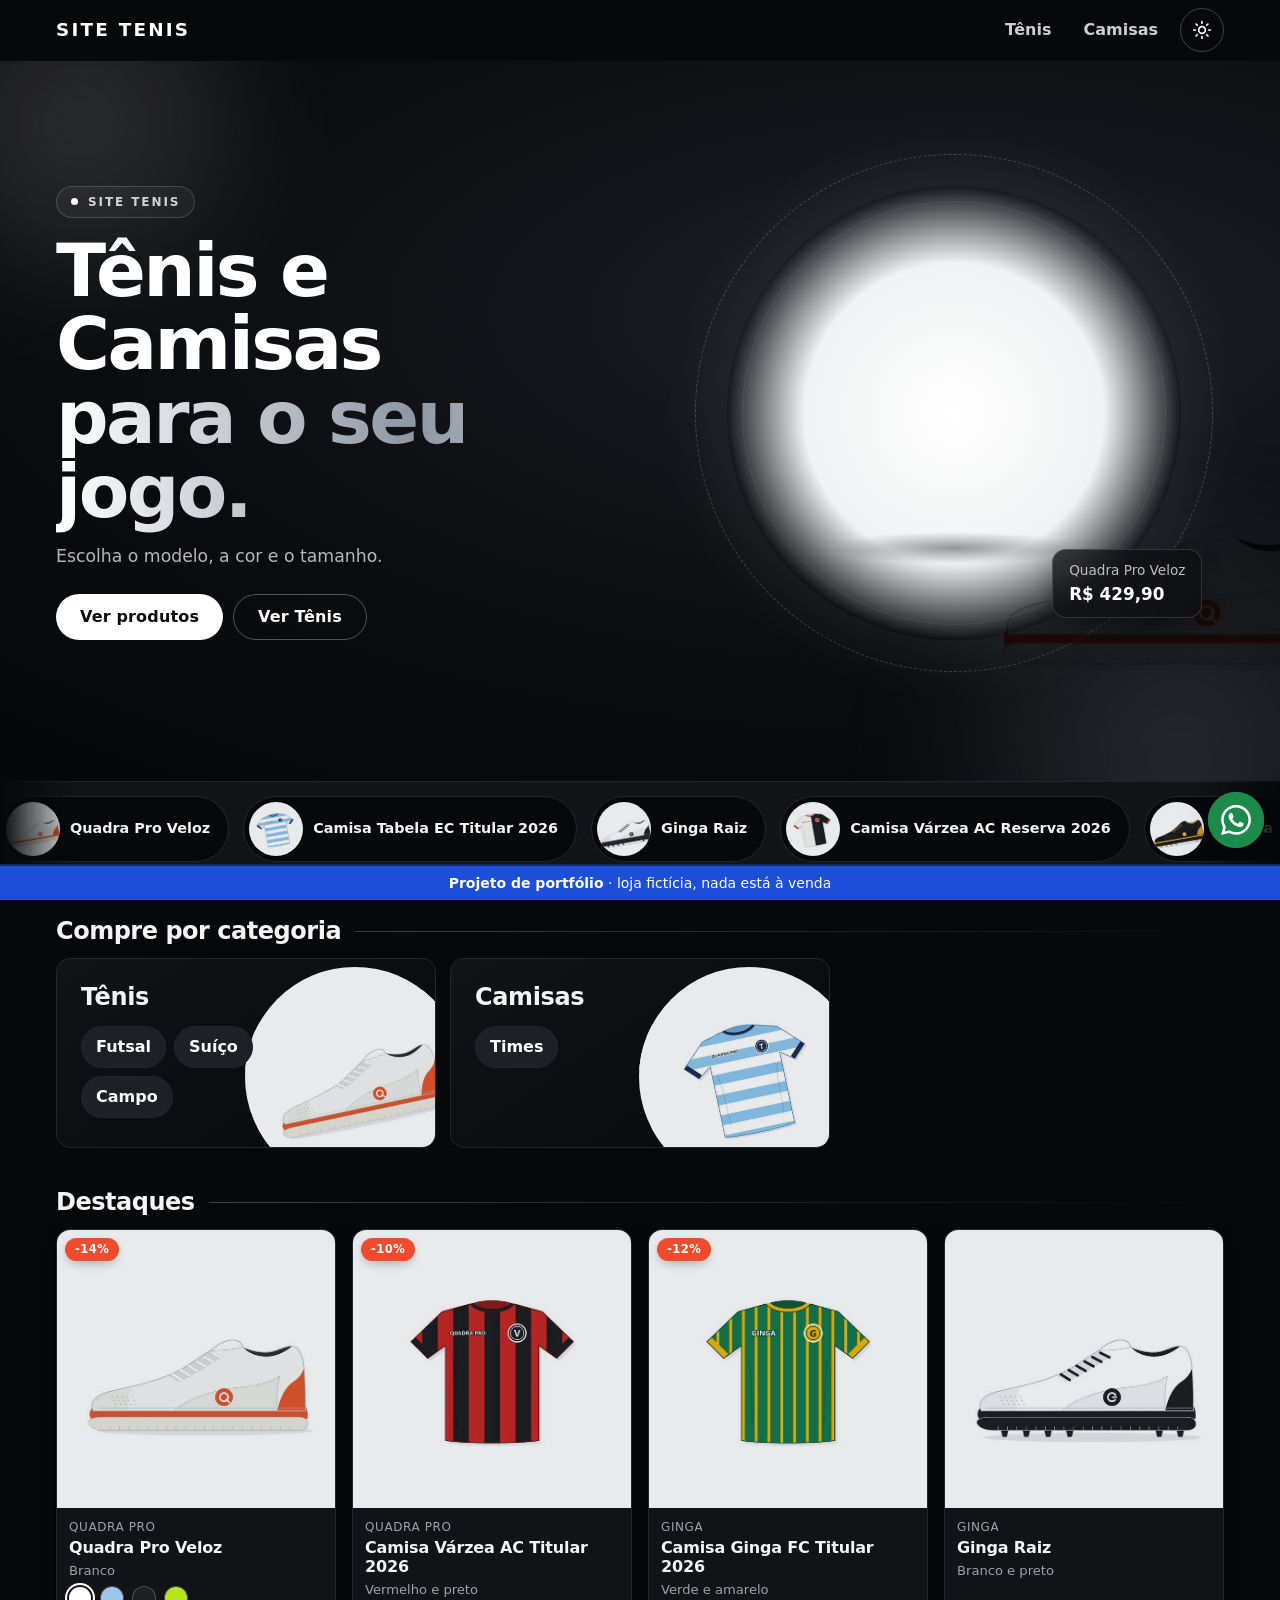
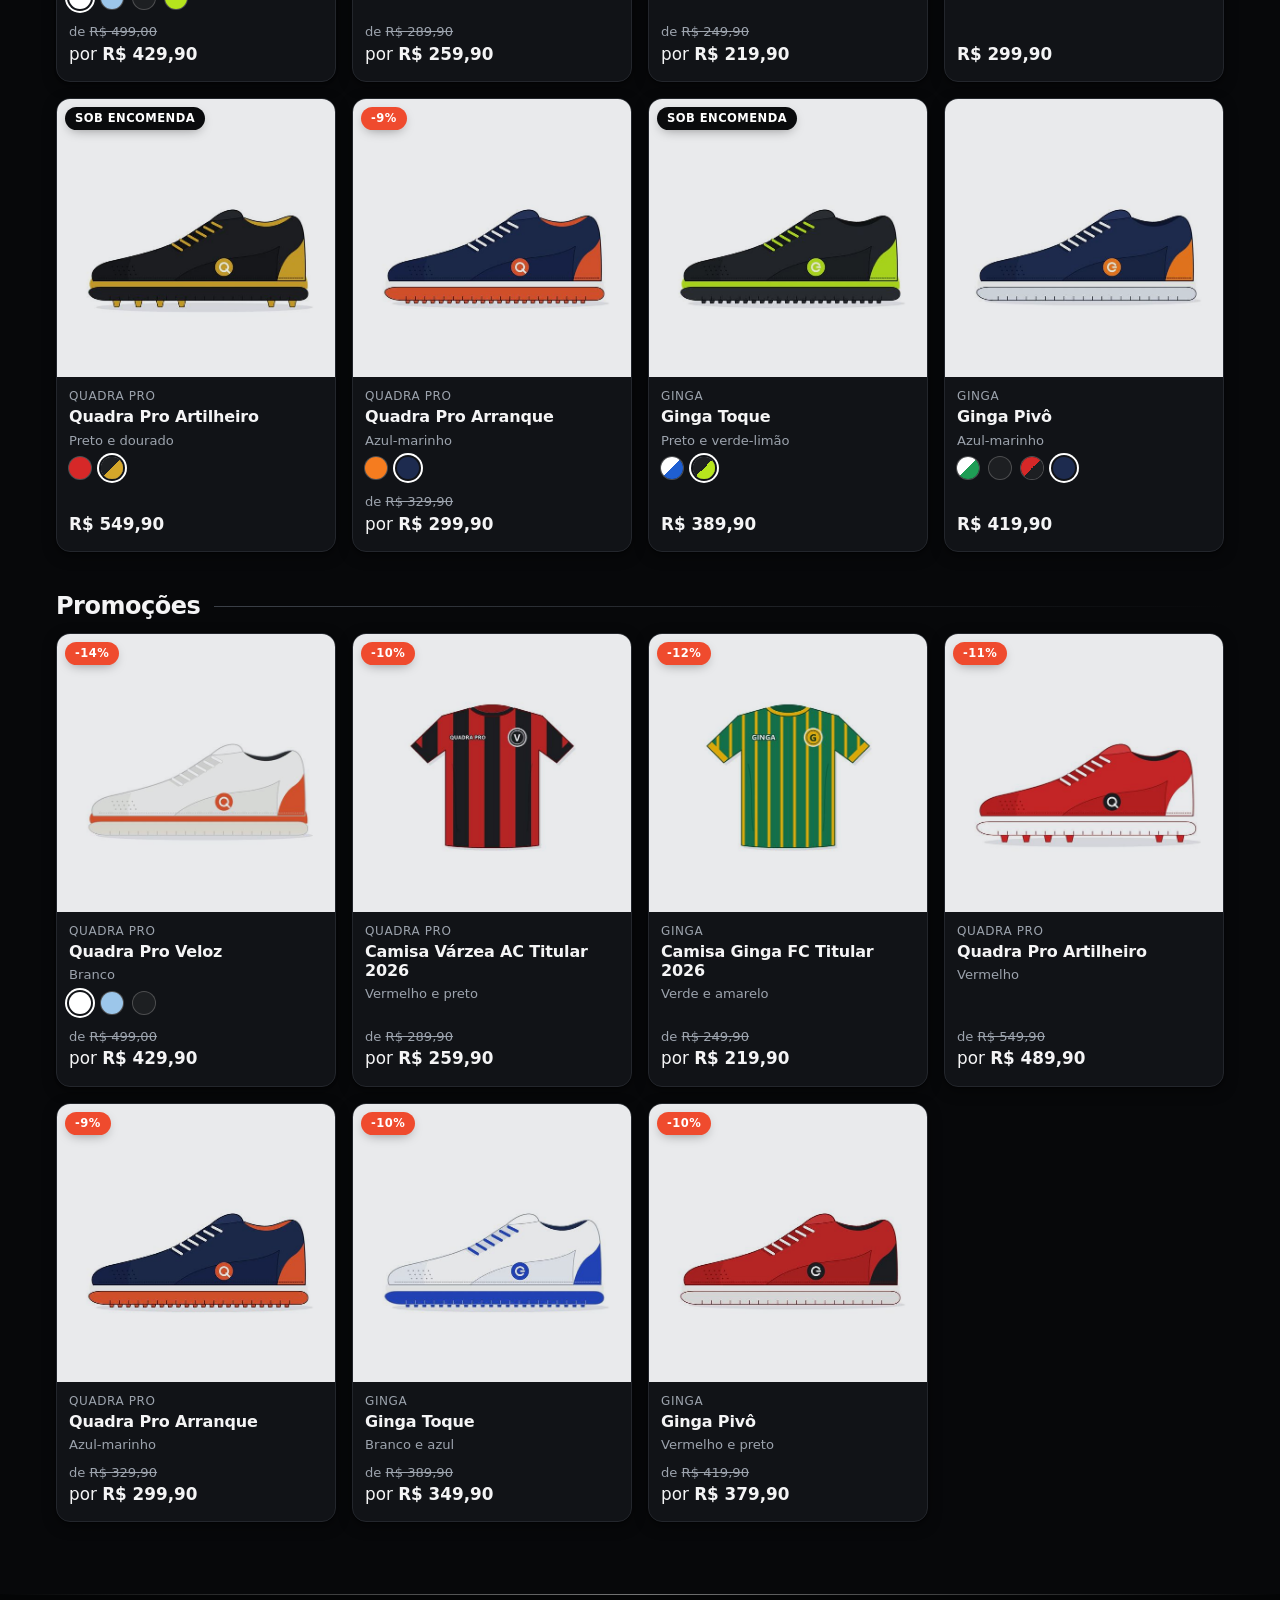
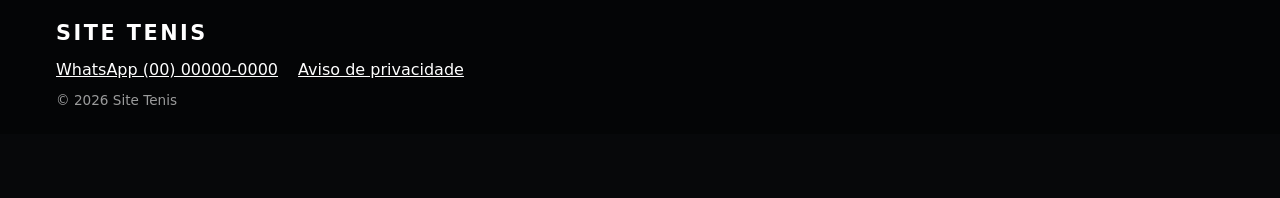
<file: portfolio/index.html>
<!DOCTYPE html>
<html lang="pt-BR">
<head>
  <meta charset="utf-8">
  <meta name="viewport" content="width=device-width, initial-scale=1">
  <title>Site Tenis | Loja de demonstração</title>
  <meta name="description" id="meta-descricao" content="Projeto de portfólio: loja virtual de tênis de futebol, com vitrine, filtros, cores e encomenda pelo WhatsApp. Loja fictícia.">
  <script>
    // Tema claro/escuro: a escolha salva do visitante ou, sem escolha, o escuro (a cara da loja).
    // Fica aqui no <head> para a página já abrir no tema certo, sem piscar.
    (function () {
      var t = '';
      try { t = localStorage.getItem('tema') || ''; } catch (e) {}
      if (t !== 'claro' && t !== 'escuro') {
        t = 'escuro';
      }
      document.documentElement.setAttribute('data-tema', t);
    })();
  </script>
  <link rel="icon" href="img/icone-32.png" type="image/png" sizes="32x32">
  <link rel="icon" href="img/icone.svg" type="image/svg+xml">
  <link rel="apple-touch-icon" href="img/icone-180.png">
  <!-- Prévia do link no WhatsApp e nas redes sociais. A imagem precisa do endereço completo do site publicado. -->
  <meta property="og:type" content="website">
  <meta property="og:locale" content="pt_BR">
  <meta property="og:site_name" content="Site Tenis">
  <meta property="og:title" content="Site Tenis | Loja de demonstração">
  <meta property="og:description" content="Projeto de portfólio: loja virtual de tênis de futebol, com vitrine, filtros, cores e encomenda pelo WhatsApp. Loja fictícia.">
  <meta property="og:image" content="https://victorvieirabr.github.io/site-tenis/img/compartilhar.jpg">
  <meta property="og:image:width" content="1000">
  <meta property="og:image:height" content="667">
  <meta property="og:image:alt" content="Ilustração de um tênis de futsal fictício">
  <meta name="twitter:card" content="summary_large_image">
  <link rel="stylesheet" href="css/estilo.css">
</head>
<body data-pagina="inicio">
  <!-- Página genérica: o conteúdo é montado por js/loja.js a partir de dados/catalogo.js. -->
  <header class="topo" id="topo"></header>
  <main class="conteudo" id="conteudo">
    <noscript><p class="aviso">Ative o JavaScript do navegador para ver os produtos da loja.</p></noscript>
  </main>
  <footer class="rodape" id="rodape"></footer>

  <script src="js/ambiente.js"></script>
  <script src="js/firebase-config.js"></script>
  <script src="dados/catalogo.js"></script>
  <script src="js/loja.js"></script>
  <script src="js/pedidos.js"></script>
</body>
</html>
</file>
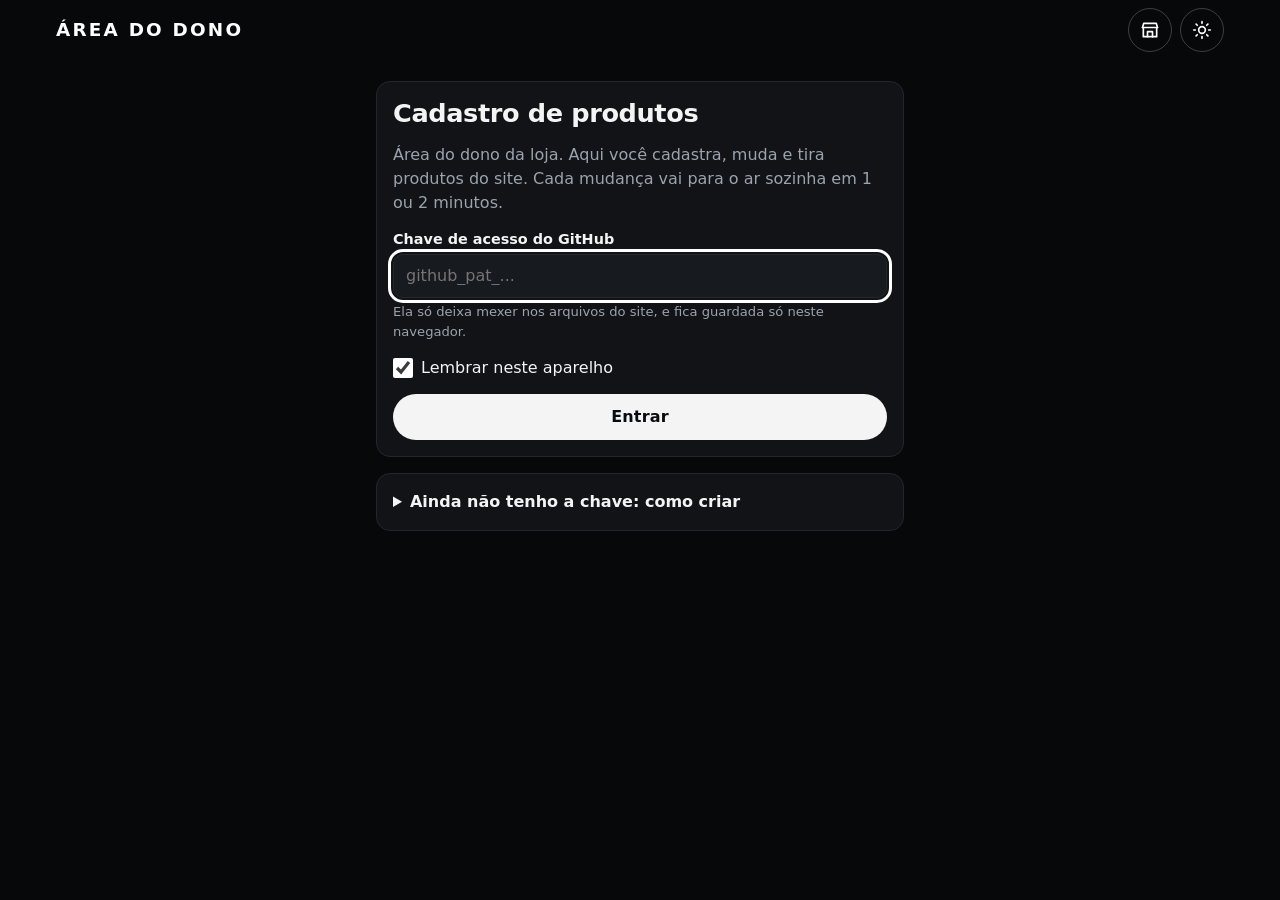
<file: portfolio/cadastro.html>
<!DOCTYPE html>
<html lang="pt-BR">
<head>
  <meta charset="utf-8">
  <meta name="viewport" content="width=device-width, initial-scale=1">
  <!-- Esta página guarda a chave de acesso do dono: só roda scripts da própria loja e só conversa com o GitHub. -->
  <meta http-equiv="Content-Security-Policy" content="default-src 'none'; script-src 'self'; style-src 'self'; img-src 'self' data: blob: https:; connect-src https://api.github.com; base-uri 'none'; form-action 'none'">
  <meta name="referrer" content="no-referrer">
  <meta name="robots" content="noindex, nofollow">
  <title>Cadastro de produtos</title>
  <script src="js/tema.js"></script>
  <link rel="icon" href="img/icone-32.png" type="image/png" sizes="32x32">
  <link rel="icon" href="img/icone.svg" type="image/svg+xml">
  <link rel="apple-touch-icon" href="img/icone-180.png">
  <link rel="stylesheet" href="css/estilo.css">
  <link rel="stylesheet" href="css/cadastro.css">
</head>
<body data-pagina="cadastro">
  <!-- Área do dono: criar, editar e tirar produtos do site. Montado por js/cadastro.js. -->
  <header class="topo" id="topo"></header>
  <main class="conteudo" id="conteudo">
    <noscript><p class="aviso">Ative o JavaScript do navegador para usar o cadastro.</p></noscript>
  </main>

  <script src="js/cadastro-config.js"></script>
  <script src="js/cadastro.js"></script>
</body>
</html>
</file>
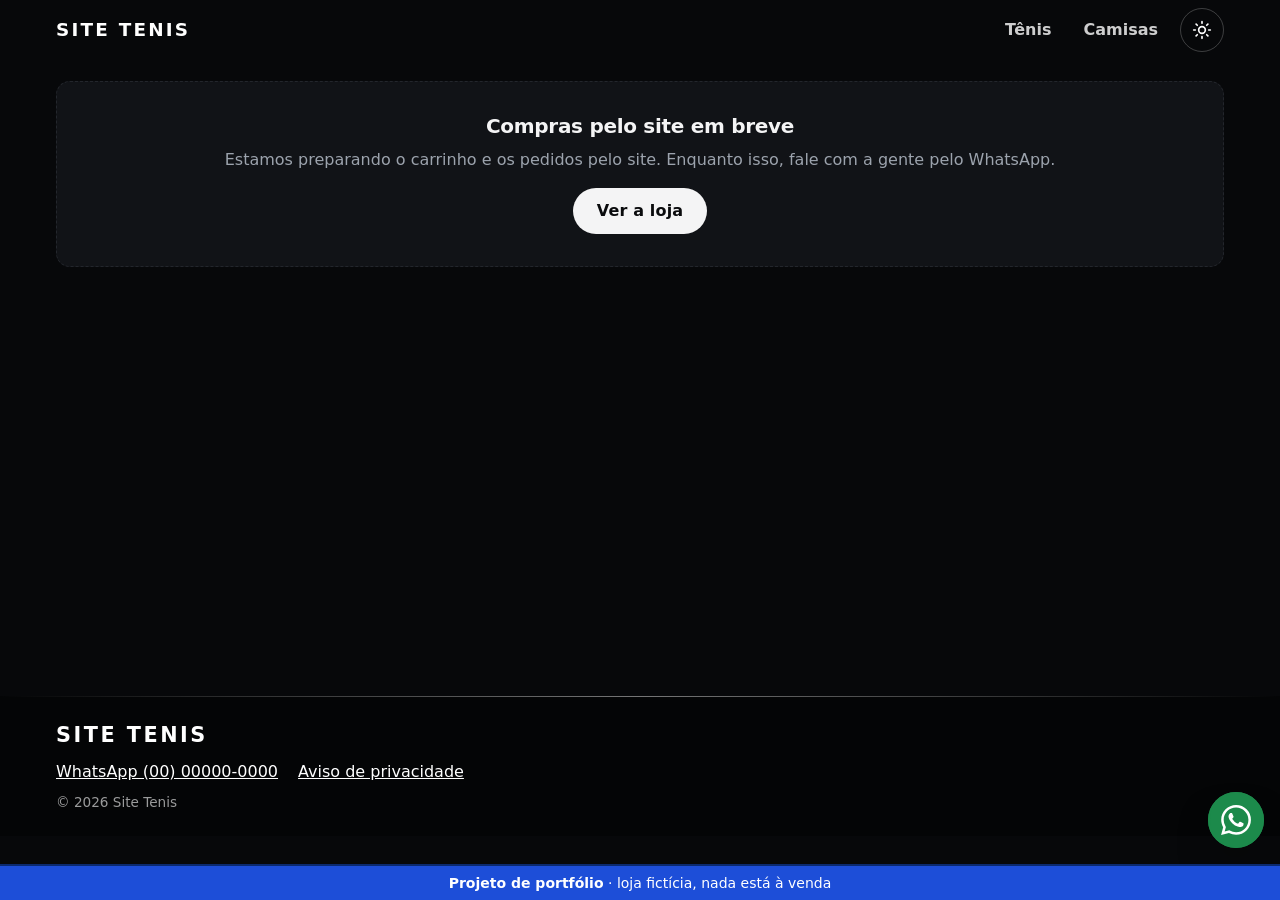
<file: portfolio/carrinho.html>
<!DOCTYPE html>
<html lang="pt-BR">
<head>
  <meta charset="utf-8">
  <meta name="viewport" content="width=device-width, initial-scale=1">
  <title>Carrinho</title>
  <meta name="robots" content="noindex">
  <meta name="description" id="meta-descricao" content="">
  <script>
    // Tema claro/escuro: a escolha salva do visitante ou, sem escolha, o escuro (a cara da loja).
    // Fica aqui no <head> para a página já abrir no tema certo, sem piscar.
    (function () {
      var t = '';
      try { t = localStorage.getItem('tema') || ''; } catch (e) {}
      if (t !== 'claro' && t !== 'escuro') {
        t = 'escuro';
      }
      document.documentElement.setAttribute('data-tema', t);
    })();
  </script>
  <link rel="icon" href="img/icone-32.png" type="image/png" sizes="32x32">
  <link rel="icon" href="img/icone.svg" type="image/svg+xml">
  <link rel="apple-touch-icon" href="img/icone-180.png">
  <link rel="stylesheet" href="css/estilo.css">
</head>
<body data-pagina="carrinho">
  <!-- Carrinho de compras (fica no navegador do visitante). Montado por js/pedidos.js. -->
  <header class="topo" id="topo"></header>
  <main class="conteudo" id="conteudo">
    <noscript><p class="aviso">Ative o JavaScript do navegador para ver os produtos da loja.</p></noscript>
  </main>
  <footer class="rodape" id="rodape"></footer>

  <script src="js/ambiente.js"></script>
  <script src="js/firebase-config.js"></script>
  <script src="dados/catalogo.js"></script>
  <script src="js/loja.js"></script>
  <script src="js/pedidos.js"></script>
</body>
</html>
</file>
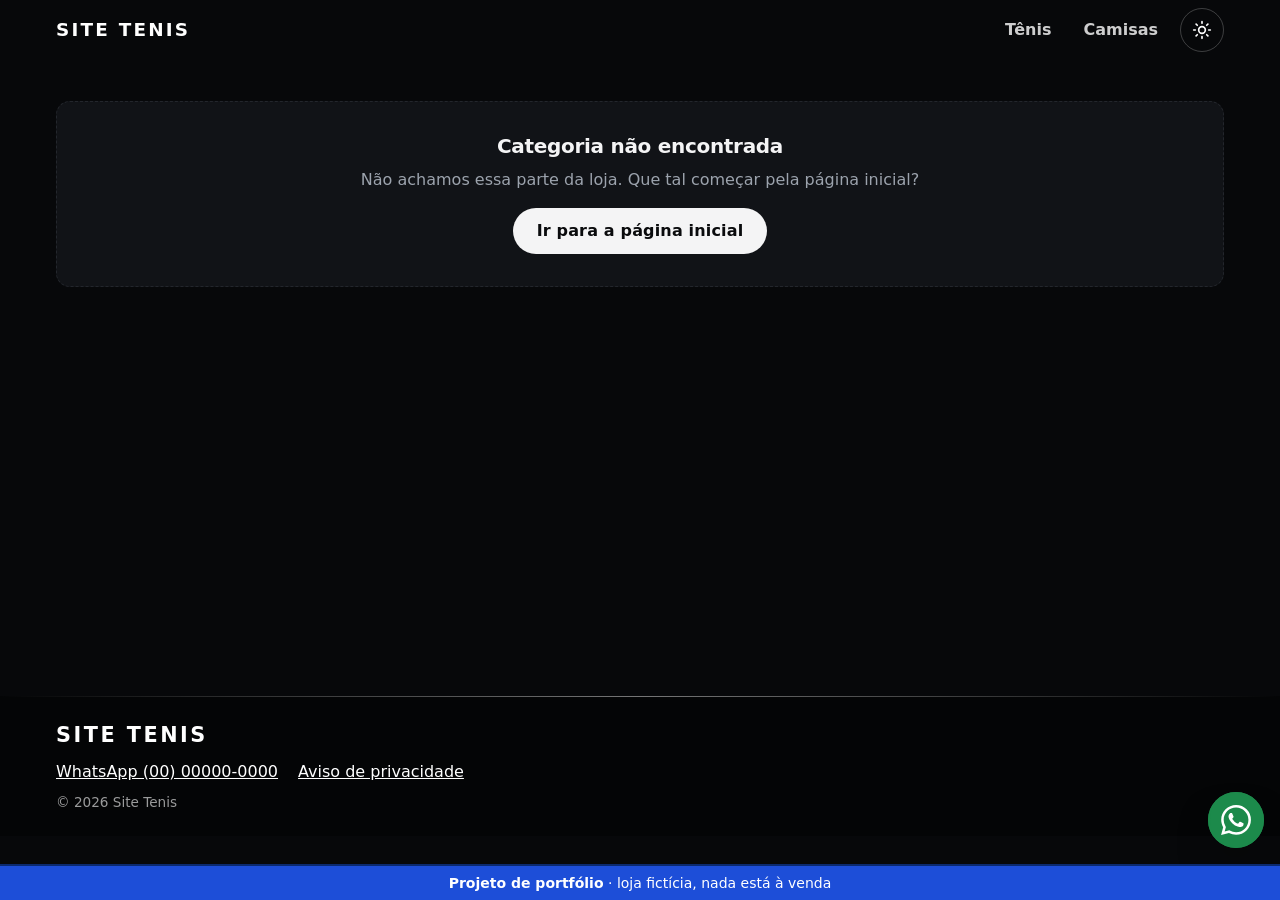
<file: portfolio/categoria.html>
<!DOCTYPE html>
<html lang="pt-BR">
<head>
  <meta charset="utf-8">
  <meta name="viewport" content="width=device-width, initial-scale=1">
  <title>Site Tenis | Loja de demonstração</title>
  <meta name="description" id="meta-descricao" content="Projeto de portfólio: loja virtual de tênis de futebol, com vitrine, filtros, cores e encomenda pelo WhatsApp. Loja fictícia.">
  <script>
    // Tema claro/escuro: a escolha salva do visitante ou, sem escolha, o escuro (a cara da loja).
    // Fica aqui no <head> para a página já abrir no tema certo, sem piscar.
    (function () {
      var t = '';
      try { t = localStorage.getItem('tema') || ''; } catch (e) {}
      if (t !== 'claro' && t !== 'escuro') {
        t = 'escuro';
      }
      document.documentElement.setAttribute('data-tema', t);
    })();
  </script>
  <link rel="icon" href="img/icone-32.png" type="image/png" sizes="32x32">
  <link rel="icon" href="img/icone.svg" type="image/svg+xml">
  <link rel="apple-touch-icon" href="img/icone-180.png">
  <!-- Prévia do link no WhatsApp e nas redes sociais. A imagem precisa do endereço completo do site publicado. -->
  <meta property="og:type" content="website">
  <meta property="og:locale" content="pt_BR">
  <meta property="og:site_name" content="Site Tenis">
  <meta property="og:title" content="Site Tenis | Loja de demonstração">
  <meta property="og:description" content="Projeto de portfólio: loja virtual de tênis de futebol, com vitrine, filtros, cores e encomenda pelo WhatsApp. Loja fictícia.">
  <meta property="og:image" content="https://victorvieirabr.github.io/site-tenis/img/compartilhar.jpg">
  <meta property="og:image:width" content="1000">
  <meta property="og:image:height" content="667">
  <meta property="og:image:alt" content="Ilustração de um tênis de futsal fictício">
  <meta name="twitter:card" content="summary_large_image">
  <link rel="stylesheet" href="css/estilo.css">
</head>
<body data-pagina="categoria">
  <!-- Vitrine genérica: categoria.html?c=<categoria>&s=<subcategoria>. Montada por js/loja.js. -->
  <header class="topo" id="topo"></header>
  <main class="conteudo" id="conteudo">
    <noscript><p class="aviso">Ative o JavaScript do navegador para ver os produtos da loja.</p></noscript>
  </main>
  <footer class="rodape" id="rodape"></footer>

  <script src="js/ambiente.js"></script>
  <script src="js/firebase-config.js"></script>
  <script src="dados/catalogo.js"></script>
  <script src="js/loja.js"></script>
  <script src="js/pedidos.js"></script>
</body>
</html>
</file>
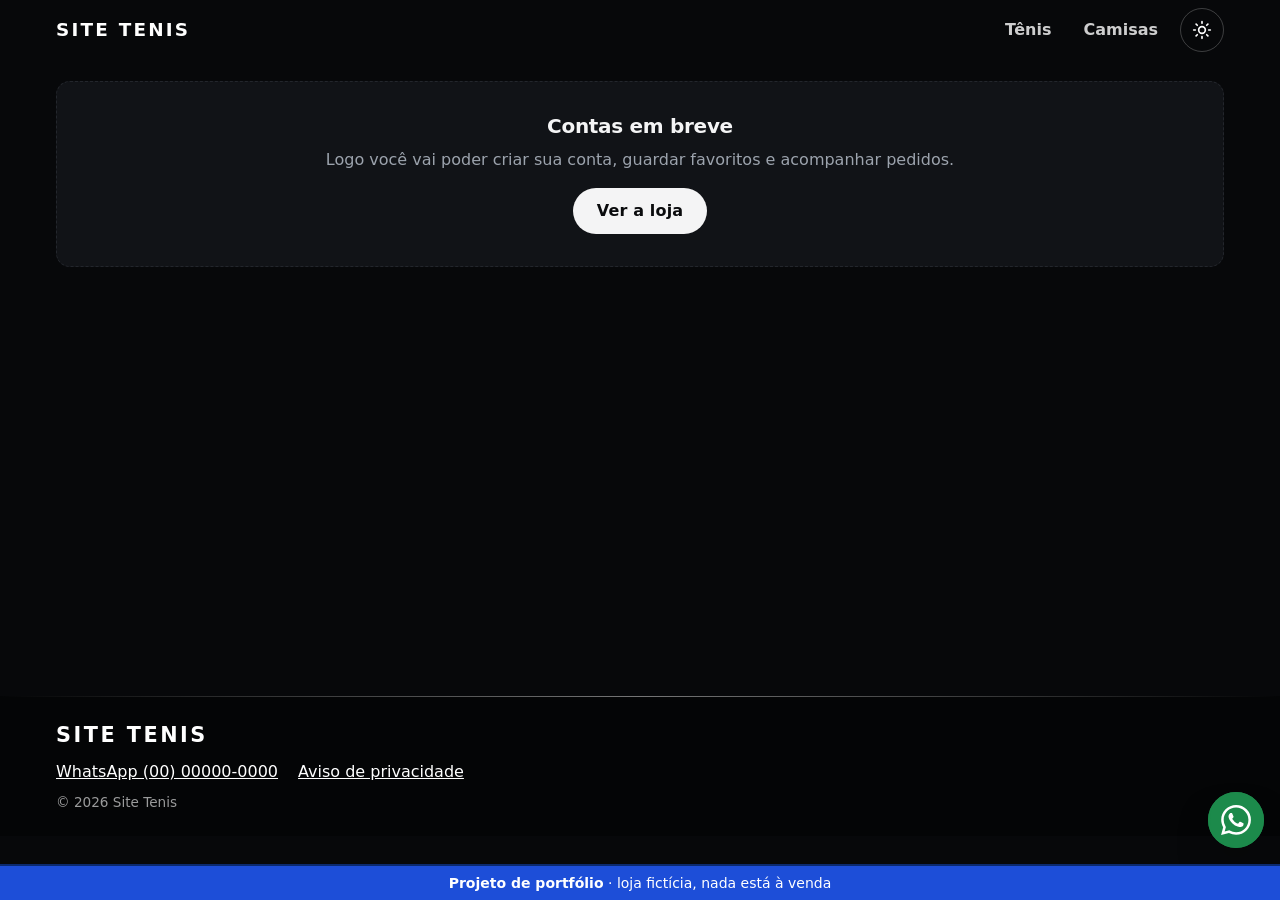
<file: portfolio/conta.html>
<!DOCTYPE html>
<html lang="pt-BR">
<head>
  <meta charset="utf-8">
  <meta name="viewport" content="width=device-width, initial-scale=1">
  <title>Minha conta</title>
  <meta name="robots" content="noindex">
  <meta name="description" id="meta-descricao" content="">
  <script>
    // Tema claro/escuro: a escolha salva do visitante ou, sem escolha, o escuro (a cara da loja).
    // Fica aqui no <head> para a página já abrir no tema certo, sem piscar.
    (function () {
      var t = '';
      try { t = localStorage.getItem('tema') || ''; } catch (e) {}
      if (t !== 'claro' && t !== 'escuro') {
        t = 'escuro';
      }
      document.documentElement.setAttribute('data-tema', t);
    })();
  </script>
  <link rel="icon" href="img/icone-32.png" type="image/png" sizes="32x32">
  <link rel="icon" href="img/icone.svg" type="image/svg+xml">
  <link rel="apple-touch-icon" href="img/icone-180.png">
  <link rel="stylesheet" href="css/estilo.css">
</head>
<body data-pagina="conta">
  <!-- Entrar, criar conta, favoritos e pedidos do cliente. Montado por js/pedidos.js. -->
  <header class="topo" id="topo"></header>
  <main class="conteudo" id="conteudo">
    <noscript><p class="aviso">Ative o JavaScript do navegador para ver os produtos da loja.</p></noscript>
  </main>
  <footer class="rodape" id="rodape"></footer>

  <script src="js/ambiente.js"></script>
  <script src="js/firebase-config.js"></script>
  <script src="dados/catalogo.js"></script>
  <script src="js/loja.js"></script>
  <script src="js/pedidos.js"></script>
</body>
</html>
</file>
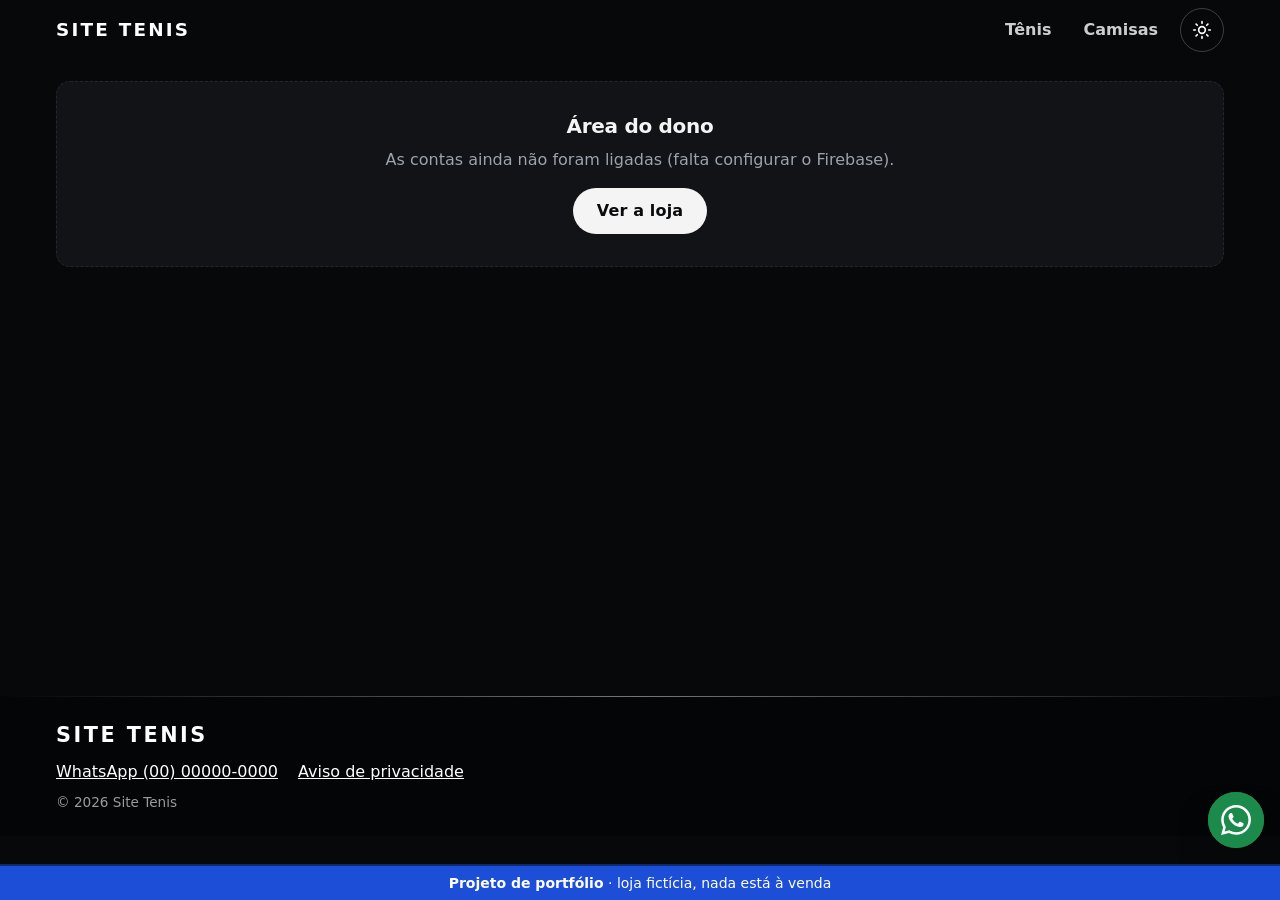
<file: portfolio/dono.html>
<!DOCTYPE html>
<html lang="pt-BR">
<head>
  <meta charset="utf-8">
  <meta name="viewport" content="width=device-width, initial-scale=1">
  <title>Pedidos da loja</title>
  <meta name="robots" content="noindex">
  <meta name="description" id="meta-descricao" content="">
  <script>
    // Tema claro/escuro: a escolha salva do visitante ou, sem escolha, o escuro (a cara da loja).
    // Fica aqui no <head> para a página já abrir no tema certo, sem piscar.
    (function () {
      var t = '';
      try { t = localStorage.getItem('tema') || ''; } catch (e) {}
      if (t !== 'claro' && t !== 'escuro') {
        t = 'escuro';
      }
      document.documentElement.setAttribute('data-tema', t);
    })();
  </script>
  <link rel="icon" href="img/icone-32.png" type="image/png" sizes="32x32">
  <link rel="icon" href="img/icone.svg" type="image/svg+xml">
  <link rel="apple-touch-icon" href="img/icone-180.png">
  <link rel="stylesheet" href="css/estilo.css">
</head>
<body data-pagina="dono">
  <!-- Área do dono: só o e-mail do dono (nas regras do Firestore) consegue ver os pedidos. Montado por js/pedidos.js. -->
  <header class="topo" id="topo"></header>
  <main class="conteudo" id="conteudo">
    <noscript><p class="aviso">Ative o JavaScript do navegador para ver os produtos da loja.</p></noscript>
  </main>
  <footer class="rodape" id="rodape"></footer>

  <script src="js/ambiente.js"></script>
  <script src="js/firebase-config.js"></script>
  <script src="dados/catalogo.js"></script>
  <script src="js/loja.js"></script>
  <script src="js/pedidos.js"></script>
</body>
</html>
</file>
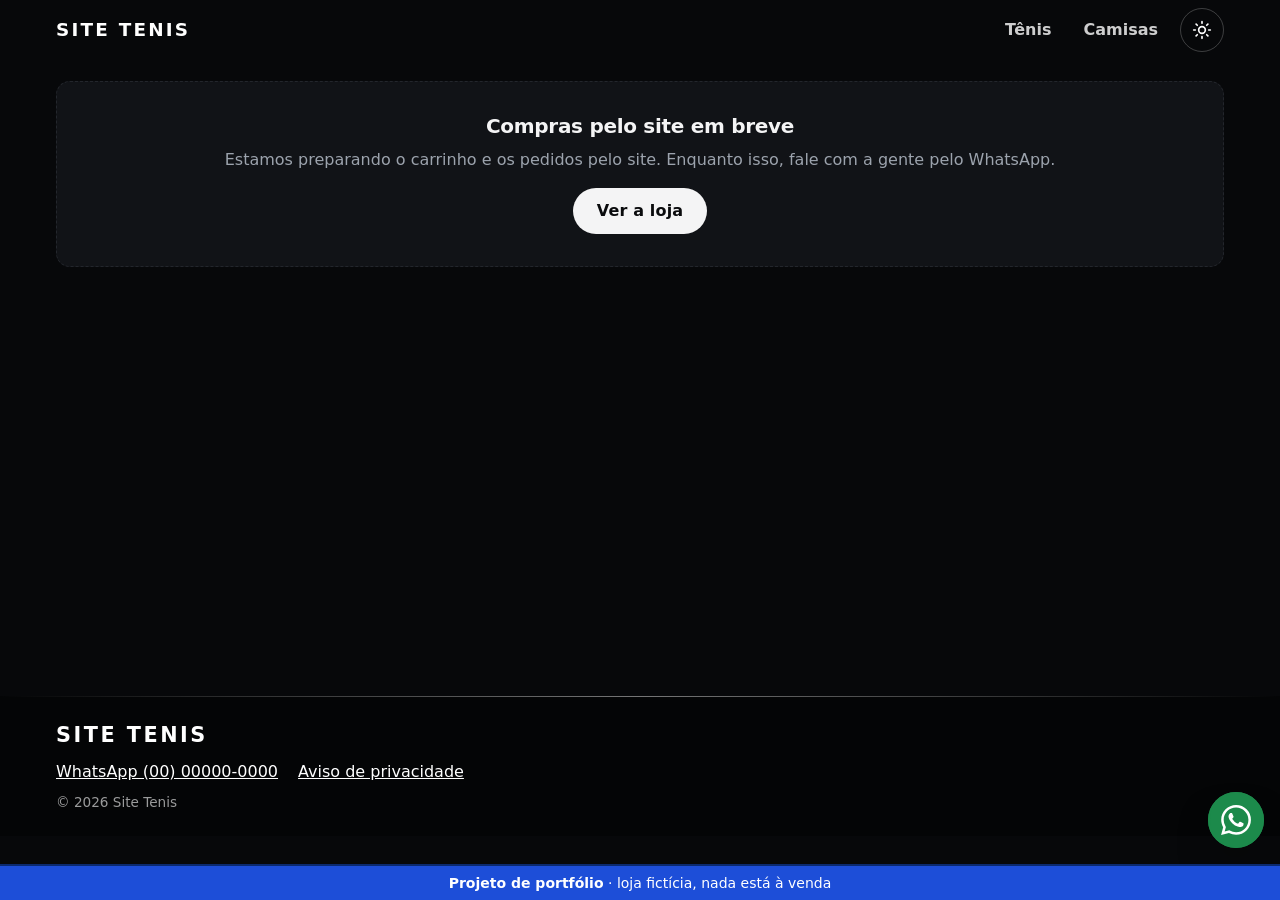
<file: portfolio/finalizar.html>
<!DOCTYPE html>
<html lang="pt-BR">
<head>
  <meta charset="utf-8">
  <meta name="viewport" content="width=device-width, initial-scale=1">
  <title>Finalizar pedido</title>
  <meta name="robots" content="noindex">
  <meta name="description" id="meta-descricao" content="">
  <script>
    // Tema claro/escuro: a escolha salva do visitante ou, sem escolha, o escuro (a cara da loja).
    // Fica aqui no <head> para a página já abrir no tema certo, sem piscar.
    (function () {
      var t = '';
      try { t = localStorage.getItem('tema') || ''; } catch (e) {}
      if (t !== 'claro' && t !== 'escuro') {
        t = 'escuro';
      }
      document.documentElement.setAttribute('data-tema', t);
    })();
  </script>
  <link rel="icon" href="img/icone-32.png" type="image/png" sizes="32x32">
  <link rel="icon" href="img/icone.svg" type="image/svg+xml">
  <link rel="apple-touch-icon" href="img/icone-180.png">
  <link rel="stylesheet" href="css/estilo.css">
</head>
<body data-pagina="finalizar">
  <!-- Finalizar pedido: precisa estar logado. Montado por js/pedidos.js. -->
  <header class="topo" id="topo"></header>
  <main class="conteudo" id="conteudo">
    <noscript><p class="aviso">Ative o JavaScript do navegador para ver os produtos da loja.</p></noscript>
  </main>
  <footer class="rodape" id="rodape"></footer>

  <script src="js/ambiente.js"></script>
  <script src="js/firebase-config.js"></script>
  <script src="dados/catalogo.js"></script>
  <script src="js/loja.js"></script>
  <script src="js/pedidos.js"></script>
</body>
</html>
</file>
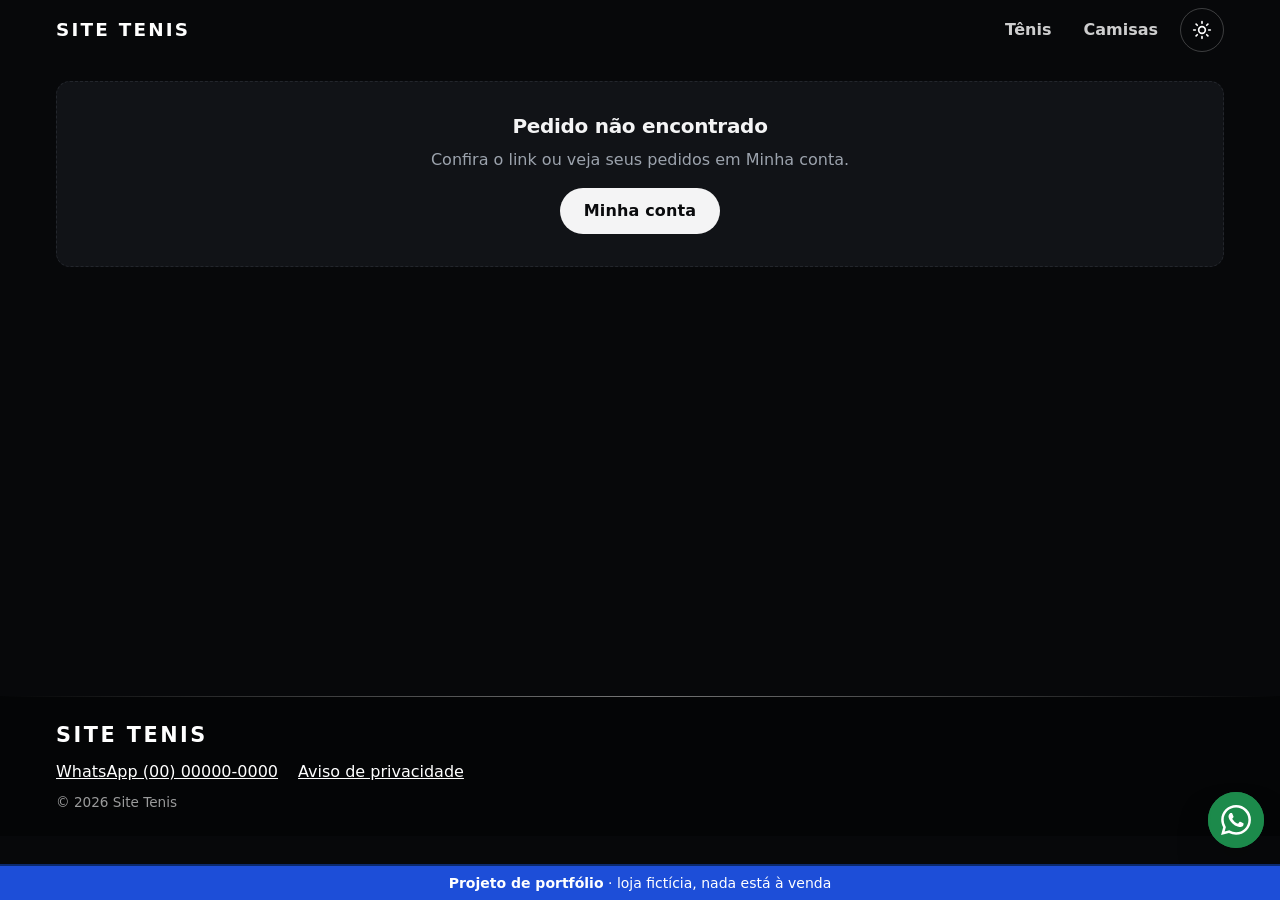
<file: portfolio/pedido.html>
<!DOCTYPE html>
<html lang="pt-BR">
<head>
  <meta charset="utf-8">
  <meta name="viewport" content="width=device-width, initial-scale=1">
  <title>Pedido</title>
  <meta name="robots" content="noindex">
  <meta name="description" id="meta-descricao" content="">
  <script>
    // Tema claro/escuro: a escolha salva do visitante ou, sem escolha, o escuro (a cara da loja).
    // Fica aqui no <head> para a página já abrir no tema certo, sem piscar.
    (function () {
      var t = '';
      try { t = localStorage.getItem('tema') || ''; } catch (e) {}
      if (t !== 'claro' && t !== 'escuro') {
        t = 'escuro';
      }
      document.documentElement.setAttribute('data-tema', t);
    })();
  </script>
  <link rel="icon" href="img/icone-32.png" type="image/png" sizes="32x32">
  <link rel="icon" href="img/icone.svg" type="image/svg+xml">
  <link rel="apple-touch-icon" href="img/icone-180.png">
  <link rel="stylesheet" href="css/estilo.css">
</head>
<body data-pagina="pedido">
  <!-- Pedido do cliente: pedido.html?n=<número do pedido>. Montado por js/pedidos.js. -->
  <header class="topo" id="topo"></header>
  <main class="conteudo" id="conteudo">
    <noscript><p class="aviso">Ative o JavaScript do navegador para ver os produtos da loja.</p></noscript>
  </main>
  <footer class="rodape" id="rodape"></footer>

  <script src="js/ambiente.js"></script>
  <script src="js/firebase-config.js"></script>
  <script src="dados/catalogo.js"></script>
  <script src="js/loja.js"></script>
  <script src="js/pedidos.js"></script>
</body>
</html>
</file>
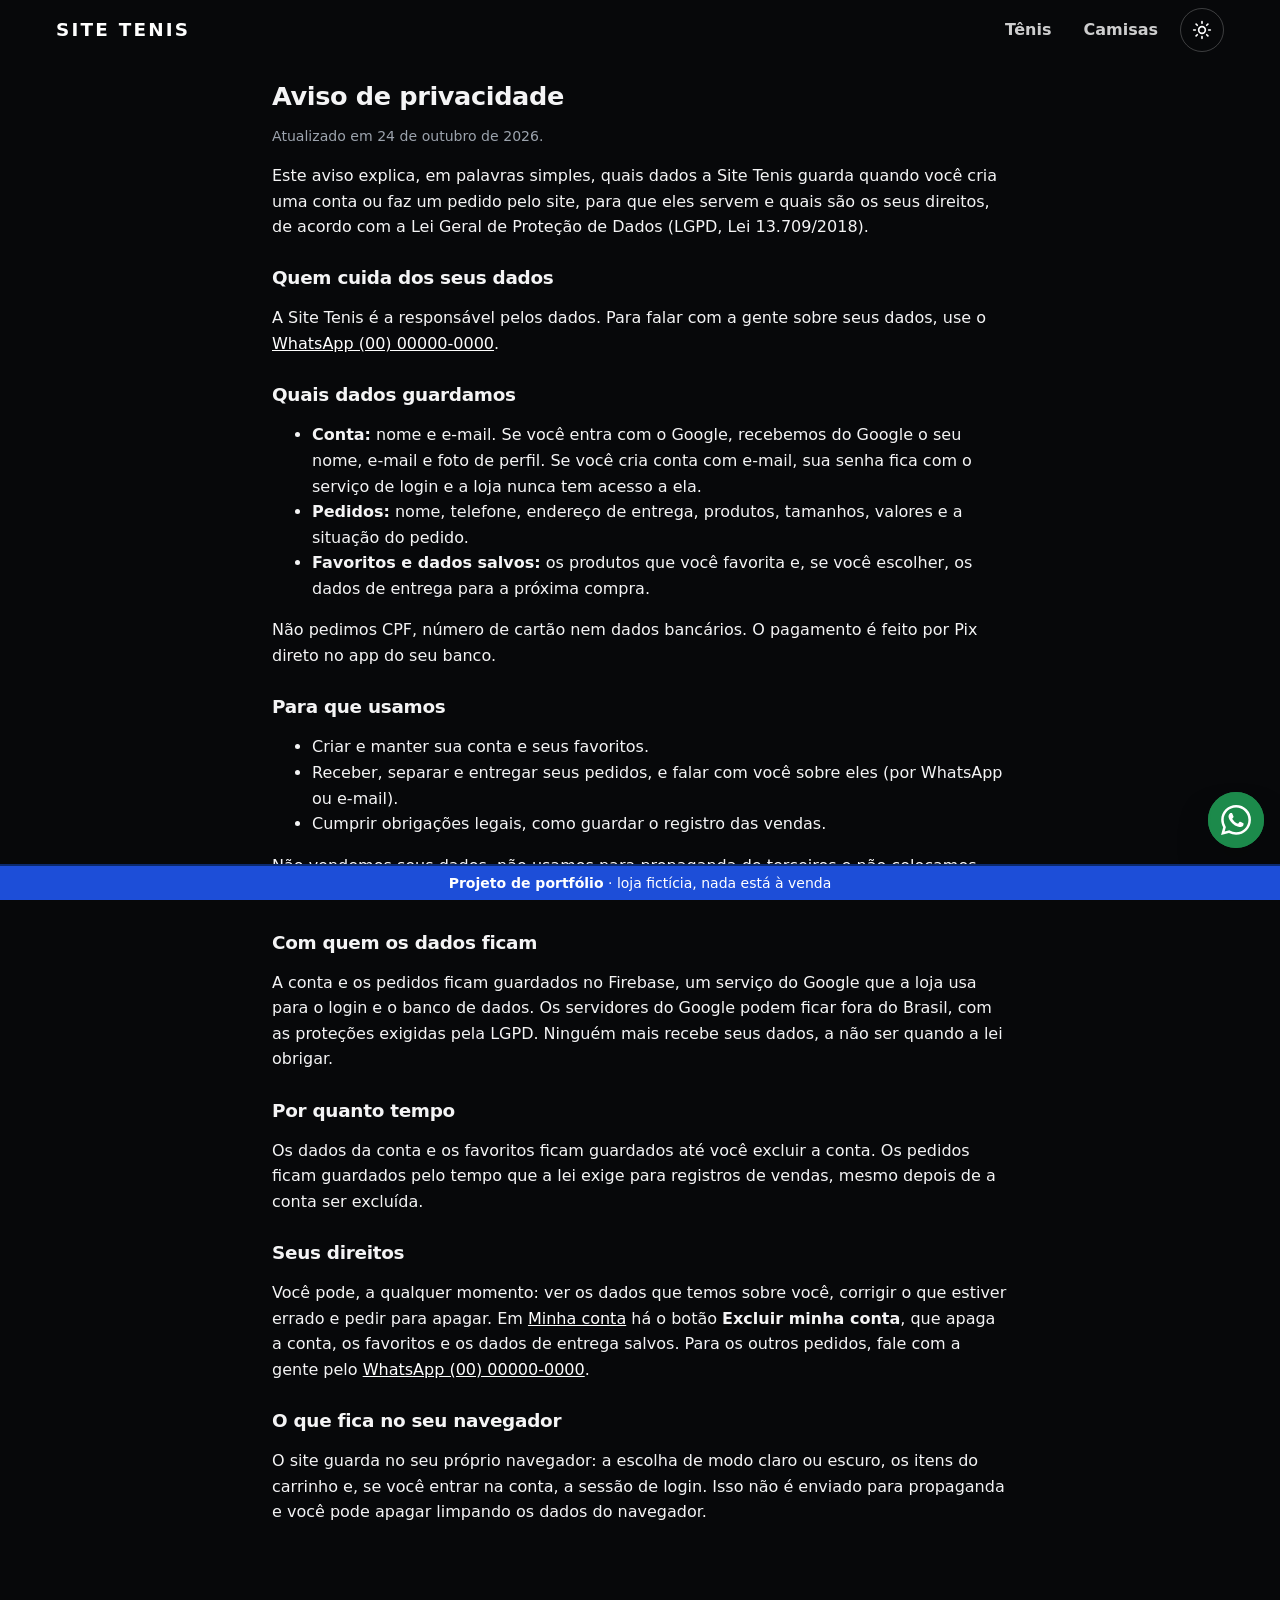
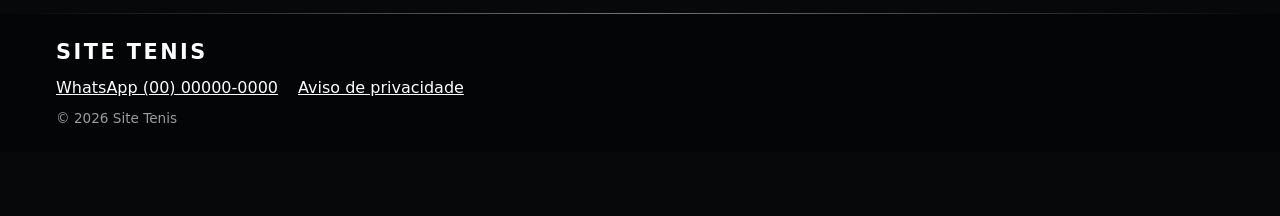
<file: portfolio/privacidade.html>
<!DOCTYPE html>
<html lang="pt-BR">
<head>
  <meta charset="utf-8">
  <meta name="viewport" content="width=device-width, initial-scale=1">
  <title>Aviso de privacidade</title>
  <meta name="description" id="meta-descricao" content="Como a loja usa e protege os dados de quem cria conta e faz pedidos pelo site.">
  <script>
    // Tema claro/escuro: a escolha salva do visitante ou, sem escolha, o escuro (a cara da loja).
    // Fica aqui no <head> para a página já abrir no tema certo, sem piscar.
    (function () {
      var t = '';
      try { t = localStorage.getItem('tema') || ''; } catch (e) {}
      if (t !== 'claro' && t !== 'escuro') {
        t = 'escuro';
      }
      document.documentElement.setAttribute('data-tema', t);
    })();
  </script>
  <link rel="icon" href="img/icone-32.png" type="image/png" sizes="32x32">
  <link rel="icon" href="img/icone.svg" type="image/svg+xml">
  <link rel="apple-touch-icon" href="img/icone-180.png">
  <!-- Prévia do link no WhatsApp e nas redes sociais. A imagem precisa do endereço completo do site publicado. -->
  <meta property="og:type" content="website">
  <meta property="og:locale" content="pt_BR">
  <meta property="og:site_name" content="Site Tenis">
  <meta property="og:title" content="Site Tenis | Loja de demonstração">
  <meta property="og:description" content="Projeto de portfólio: loja virtual de tênis de futebol, com vitrine, filtros, cores e encomenda pelo WhatsApp. Loja fictícia.">
  <meta property="og:image" content="https://victorvieirabr.github.io/site-tenis/img/compartilhar.jpg">
  <meta property="og:image:width" content="1000">
  <meta property="og:image:height" content="667">
  <meta property="og:image:alt" content="Ilustração de um tênis de futsal fictício">
  <meta name="twitter:card" content="summary_large_image">
  <link rel="stylesheet" href="css/estilo.css">
</head>
<body data-pagina="texto">
  <!-- Página de texto: o conteúdo fica aqui mesmo. js/pedidos.js só preenche o nome e o WhatsApp da loja. -->
  <header class="topo" id="topo"></header>
  <main class="conteudo" id="conteudo">
    <article class="secao secao-topo texto-legal">
      <h1 class="pagina-titulo">Aviso de privacidade</h1>
      <p class="carrinho-detalhe">Atualizado em 24 de outubro de 2026.</p>

      <p>Este aviso explica, em palavras simples, quais dados a <span data-loja="nome">loja</span> guarda quando você cria uma conta ou faz um pedido pelo site, para que eles servem e quais são os seus direitos, de acordo com a Lei Geral de Proteção de Dados (LGPD, Lei 13.709/2018).</p>

      <h2>Quem cuida dos seus dados</h2>
      <p>A <span data-loja="nome">loja</span> é a responsável pelos dados. Para falar com a gente sobre seus dados, use o <span data-loja="whatsapp">WhatsApp da loja</span>.</p>

      <h2>Quais dados guardamos</h2>
      <ul>
        <li><strong>Conta:</strong> nome e e-mail. Se você entra com o Google, recebemos do Google o seu nome, e-mail e foto de perfil. Se você cria conta com e-mail, sua senha fica com o serviço de login e a loja nunca tem acesso a ela.</li>
        <li><strong>Pedidos:</strong> nome, telefone, endereço de entrega, produtos, tamanhos, valores e a situação do pedido.</li>
        <li><strong>Favoritos e dados salvos:</strong> os produtos que você favorita e, se você escolher, os dados de entrega para a próxima compra.</li>
      </ul>
      <p>Não pedimos CPF, número de cartão nem dados bancários. O pagamento é feito por Pix direto no app do seu banco.</p>

      <h2>Para que usamos</h2>
      <ul>
        <li>Criar e manter sua conta e seus favoritos.</li>
        <li>Receber, separar e entregar seus pedidos, e falar com você sobre eles (por WhatsApp ou e-mail).</li>
        <li>Cumprir obrigações legais, como guardar o registro das vendas.</li>
      </ul>
      <p>Não vendemos seus dados, não usamos para propaganda de terceiros e não colocamos ferramentas de rastreamento no site.</p>

      <h2>Com quem os dados ficam</h2>
      <p>A conta e os pedidos ficam guardados no Firebase, um serviço do Google que a loja usa para o login e o banco de dados. Os servidores do Google podem ficar fora do Brasil, com as proteções exigidas pela LGPD. Ninguém mais recebe seus dados, a não ser quando a lei obrigar.</p>

      <h2>Por quanto tempo</h2>
      <p>Os dados da conta e os favoritos ficam guardados até você excluir a conta. Os pedidos ficam guardados pelo tempo que a lei exige para registros de vendas, mesmo depois de a conta ser excluída.</p>

      <h2>Seus direitos</h2>
      <p>Você pode, a qualquer momento: ver os dados que temos sobre você, corrigir o que estiver errado e pedir para apagar. Em <a href="conta.html">Minha conta</a> há o botão <strong>Excluir minha conta</strong>, que apaga a conta, os favoritos e os dados de entrega salvos. Para os outros pedidos, fale com a gente pelo <span data-loja="whatsapp">WhatsApp da loja</span>.</p>

      <h2>O que fica no seu navegador</h2>
      <p>O site guarda no seu próprio navegador: a escolha de modo claro ou escuro, os itens do carrinho e, se você entrar na conta, a sessão de login. Isso não é enviado para propaganda e você pode apagar limpando os dados do navegador.</p>
    </article>
  </main>
  <footer class="rodape" id="rodape"></footer>

  <script src="js/ambiente.js"></script>
  <script src="js/firebase-config.js"></script>
  <script src="dados/catalogo.js"></script>
  <script src="js/loja.js"></script>
  <script src="js/pedidos.js"></script>
</body>
</html>
</file>
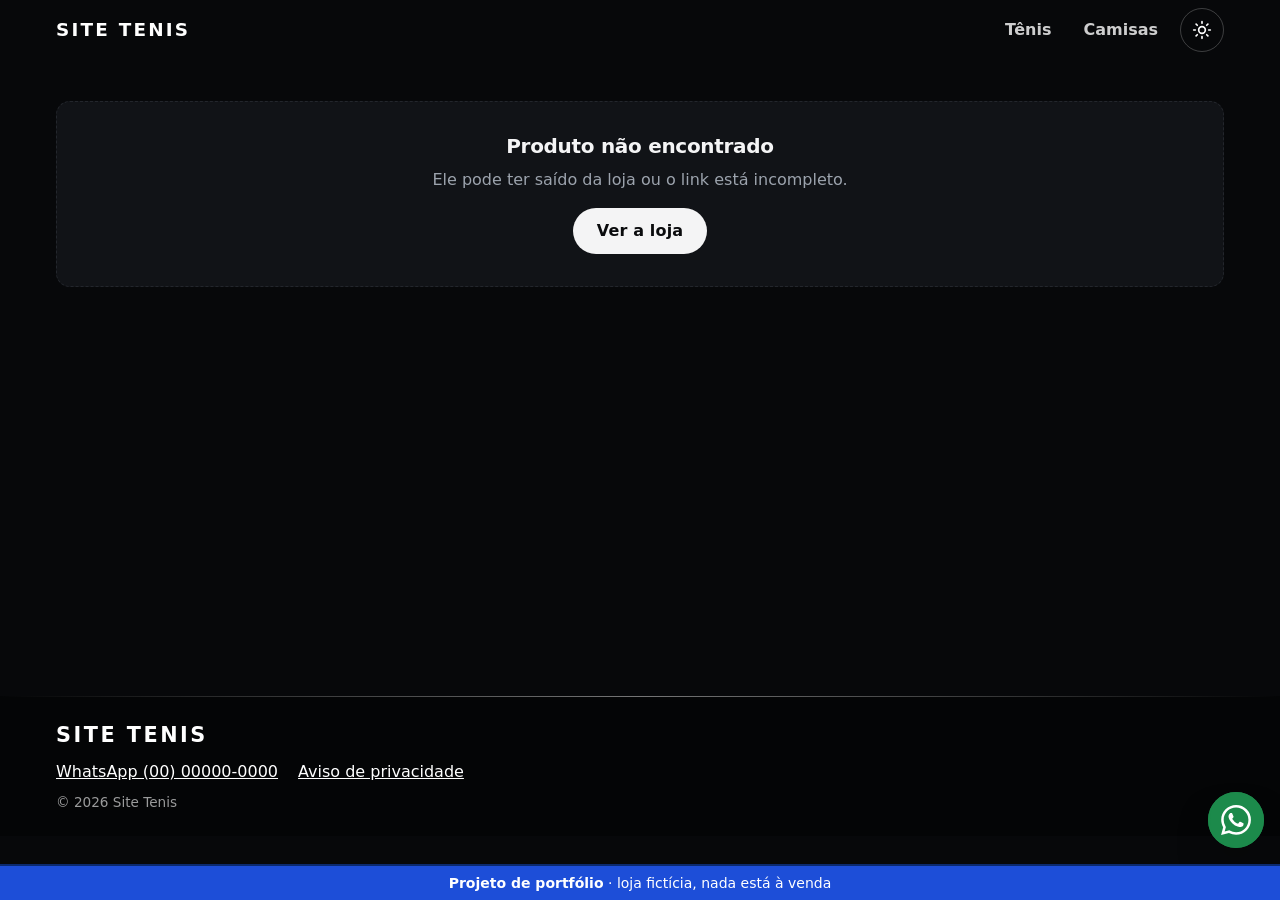
<file: portfolio/produto.html>
<!DOCTYPE html>
<html lang="pt-BR">
<head>
  <meta charset="utf-8">
  <meta name="viewport" content="width=device-width, initial-scale=1">
  <title>Site Tenis | Loja de demonstração</title>
  <meta name="description" id="meta-descricao" content="Projeto de portfólio: loja virtual de tênis de futebol, com vitrine, filtros, cores e encomenda pelo WhatsApp. Loja fictícia.">
  <script>
    // Tema claro/escuro: a escolha salva do visitante ou, sem escolha, o escuro (a cara da loja).
    // Fica aqui no <head> para a página já abrir no tema certo, sem piscar.
    (function () {
      var t = '';
      try { t = localStorage.getItem('tema') || ''; } catch (e) {}
      if (t !== 'claro' && t !== 'escuro') {
        t = 'escuro';
      }
      document.documentElement.setAttribute('data-tema', t);
    })();
  </script>
  <link rel="icon" href="img/icone-32.png" type="image/png" sizes="32x32">
  <link rel="icon" href="img/icone.svg" type="image/svg+xml">
  <link rel="apple-touch-icon" href="img/icone-180.png">
  <!-- Prévia do link no WhatsApp e nas redes sociais. A imagem precisa do endereço completo do site publicado. -->
  <meta property="og:type" content="website">
  <meta property="og:locale" content="pt_BR">
  <meta property="og:site_name" content="Site Tenis">
  <meta property="og:title" content="Site Tenis | Loja de demonstração">
  <meta property="og:description" content="Projeto de portfólio: loja virtual de tênis de futebol, com vitrine, filtros, cores e encomenda pelo WhatsApp. Loja fictícia.">
  <meta property="og:image" content="https://victorvieirabr.github.io/site-tenis/img/compartilhar.jpg">
  <meta property="og:image:width" content="1000">
  <meta property="og:image:height" content="667">
  <meta property="og:image:alt" content="Ilustração de um tênis de futsal fictício">
  <meta name="twitter:card" content="summary_large_image">
  <link rel="stylesheet" href="css/estilo.css">
</head>
<body data-pagina="produto">
  <!-- Página de produto genérica: produto.html?id=<id do produto>. Montada por js/loja.js. -->
  <header class="topo" id="topo"></header>
  <main class="conteudo" id="conteudo">
    <noscript><p class="aviso">Ative o JavaScript do navegador para ver os produtos da loja.</p></noscript>
  </main>
  <footer class="rodape" id="rodape"></footer>

  <script src="js/ambiente.js"></script>
  <script src="js/firebase-config.js"></script>
  <script src="dados/catalogo.js"></script>
  <script src="js/loja.js"></script>
  <script src="js/pedidos.js"></script>
</body>
</html>
</file>
<file: portfolio/css/estilo.css>
/*
  Visual da loja. Para trocar a identidade (cores e fontes), mexa só no :root abaixo
  e no bloco do modo escuro logo depois dele.
  Celular primeiro: as regras com @media ajustam para telas maiores.
*/
:root {
  /* Identidade: escura e neutra (preto, grafite e branco). A loja abre no escuro;
     este bloco é o modo claro, para quem escolher no botão de lua/sol. */
  --cor-primaria: #111214;          /* botões e item escolhido: preto no claro, branco no escuro */
  --cor-primaria-forte: #000000;
  --cor-primaria-suave: #ececeb;
  --cor-sobre-primaria: #ffffff;    /* texto em cima da cor primária */
  --cor-destaque: #111214;          /* anel de foco do teclado e selo de encomenda */
  --cor-sobre-destaque: #ffffff;
  --cor-promocao: #d63a1e;          /* selo de desconto */
  --cor-whatsapp: #1c8a4b;
  --cor-texto: #111214;
  --cor-texto-suave: #5f6670;
  --cor-fundo: #f4f4f3;
  --cor-superficie: #ffffff;
  --cor-borda: #e3e3e1;
  --cor-borda-forte: #c9c9c6;       /* borda do cartão com o mouse em cima */
  --cor-esgotado: #6b7280;
  --cor-acento: #111214;              /* links e textos de destaque */
  --cor-topo: #0a0b0d;                /* cabeçalho, banner e rodapé: escuros nos dois modos */
  --cor-heroi-fim: #1b1e24;
  --cor-rodape: #0a0b0d;
  --cor-campo: #ffffff;               /* fundo de seletores e botões de tamanho */
  --cor-foto-fundo: #f1f1f0;          /* "palco" claro atrás das fotos dos produtos */
  --cor-erro-fundo: #fde8e4;          /* mensagens de erro e pedido cancelado */
  --cor-erro-texto: #8a1c0b;
  --cor-alerta-fundo: #fff4d6;        /* aguardando pagamento, confirmar e-mail */
  --cor-alerta-texto: #6b4b00;

  --fonte-texto: system-ui, -apple-system, "Segoe UI", Roboto, "Helvetica Neue", Arial, sans-serif;
  --fonte-titulo: var(--fonte-texto);

  --raio: 14px;
  --raio-pequeno: 10px;
  --sombra: 0 1px 2px rgba(16, 24, 32, .06), 0 2px 8px rgba(16, 24, 32, .06);
  --sombra-forte: 0 18px 40px -14px rgba(16, 24, 32, .28);
  --brilho: 0 10px 30px -12px rgba(0, 0, 0, .35);   /* brilho dos botões com o mouse em cima */
  --suave: cubic-bezier(.2, .65, .3, 1);            /* jeito de todos os movimentos */
  --largura-max: 1200px;
  --margem: 16px;

  color-scheme: light;
}

/*
  Modo escuro. O tema é escolhido no <head> de cada página (pela escolha salva
  do visitante ou pelo tema do sistema) e trocado pelo botão de lua/sol no topo.
*/
:root[data-tema="escuro"] {
  --cor-primaria: #f4f4f5;
  --cor-primaria-forte: #ffffff;
  --cor-primaria-suave: #1d2025;
  --cor-sobre-primaria: #0a0b0d;
  --cor-destaque: #ffffff;
  --cor-sobre-destaque: #0a0b0d;
  --cor-promocao: #ef4b2e;
  --cor-texto: #f4f4f5;
  --cor-texto-suave: #9ca3ad;
  --cor-fundo: #07080a;
  --cor-superficie: #111317;
  --cor-borda: #23262c;
  --cor-borda-forte: #3b4048;
  --cor-esgotado: #6b7280;
  --cor-acento: #ffffff;
  --cor-topo: #07080a;
  --cor-heroi-fim: #15171c;
  --cor-rodape: #040506;
  --cor-campo: #171a1f;
  --cor-foto-fundo: #e9eaec;
  --cor-erro-fundo: #3d1a14;
  --cor-erro-texto: #ffb4a6;
  --cor-alerta-fundo: #3a3010;
  --cor-alerta-texto: #ffd666;

  --sombra: 0 1px 2px rgba(0, 0, 0, .5), 0 4px 14px rgba(0, 0, 0, .4);
  --sombra-forte: 0 22px 44px -16px rgba(0, 0, 0, .85);
  --brilho: 0 0 0 1px rgba(255, 255, 255, .06), 0 12px 34px -10px rgba(255, 255, 255, .28);

  color-scheme: dark;
  scrollbar-color: #2c3037 var(--cor-fundo);
}

/* ---------- base ---------- */
*, *::before, *::after { box-sizing: border-box; }

[hidden] { display: none !important; }

html { -webkit-text-size-adjust: 100%; }

body {
  margin: 0;
  min-height: 100vh;
  display: flex;
  flex-direction: column;
  background: var(--cor-fundo);
  color: var(--cor-texto);
  font-family: var(--fonte-texto);
  font-size: 16px;
  line-height: 1.5;
}

.conteudo { flex: 1; }

h1, h2, h3 {
  font-family: var(--fonte-titulo);
  font-weight: 800;
  letter-spacing: -.015em;
  line-height: 1.2;
  margin: 0 0 .5em;
}

::selection { background: var(--cor-primaria); color: var(--cor-sobre-primaria); }

a { color: var(--cor-acento); }

img { max-width: 100%; display: block; }

button, input, select, textarea { font: inherit; color: inherit; }

:focus-visible {
  outline: 3px solid var(--cor-destaque);
  outline-offset: 2px;
}

.limite,
.secao {
  width: 100%;
  max-width: var(--largura-max);
  margin: 0 auto;
  padding: 0 var(--margem);
}

.secao { margin-top: 40px; }
.secao-topo { margin-top: 20px; }

/* Título de seção com uma linha que se estende ao lado dele quando aparece */
.secao-titulo {
  display: flex;
  align-items: center;
  gap: 14px;
  font-size: 1.5rem;
  letter-spacing: -.02em;
}
.secao-titulo::after {
  content: "";
  flex: 1;
  height: 1px;
  background: linear-gradient(90deg, var(--cor-borda-forte), transparent);
  transform-origin: left;
}
.secao-titulo.surgir::after { animation: linha-cresce 1.1s .25s var(--suave) backwards; }
@keyframes linha-cresce { from { transform: scaleX(0); } }

/* ---------- botões ---------- */
.botao {
  display: inline-flex;
  align-items: center;
  justify-content: center;
  min-height: 46px;
  padding: 10px 24px;
  border: 0;
  border-radius: 999px;
  background: var(--cor-primaria);
  color: var(--cor-sobre-primaria);
  font-weight: 700;
  letter-spacing: .01em;
  text-decoration: none;
  cursor: pointer;
  transition: transform .15s ease, box-shadow .3s ease, background-color .3s ease, color .3s ease, border-color .3s ease;
}
.botao:hover { background: var(--cor-primaria-forte); box-shadow: var(--brilho); }
.botao[disabled] { background: var(--cor-esgotado); color: #fff; cursor: not-allowed; opacity: .75; box-shadow: none; }

.botao-claro { background: #fff; color: #0a0b0d; }
.botao-claro:hover { background: #fff; }

/* Botão só com contorno */
.botao-fantasma { background: transparent; color: var(--cor-texto); border: 1px solid var(--cor-borda-forte); }
.botao-fantasma:hover { background: var(--cor-primaria-suave); border-color: var(--cor-texto); box-shadow: none; }

.botao-texto {
  background: none;
  border: 0;
  padding: 8px 0;
  color: var(--cor-acento);
  text-decoration: underline;
  cursor: pointer;
}

/* ---------- faixa do ambiente de teste (só aparece na cópia de teste) e da demonstração ---------- */
.faixa-teste,
.faixa-demonstracao {
  position: fixed;
  left: 0;
  right: 0;
  bottom: 0;
  z-index: 50;
  margin: 0;
  padding: 8px var(--margem) calc(8px + env(safe-area-inset-bottom, 0px));
  background: #f2b705;
  color: #1a1f24;
  border-top: 2px solid #1a1f24;
  font-size: .875rem;
  line-height: 1.3;
  text-align: center;
}

body.em-teste { padding-bottom: 64px; }

/* Demonstração para portfólio (pasta portfolio/): faixa azul e caixa no lugar do WhatsApp */
.faixa-demonstracao { background: #1d4ed8; color: #fff; border-top-color: #0b2a6f; }
body.em-demonstracao { padding-bottom: 64px; }
.demo-dialogo {
  width: calc(100% - 32px);
  max-width: 420px;
  border: none;
  border-radius: var(--raio);
  padding: 20px;
  background: var(--cor-superficie);
  color: var(--cor-texto);
  box-shadow: var(--sombra-forte);
}
.demo-dialogo::backdrop { background: rgba(0, 0, 0, .55); }
.demo-dialogo h2 { margin: 0 0 8px; font-size: 1.2rem; }
.demo-dialogo p { margin: 0; color: var(--cor-texto-suave); }
.demo-mensagem {
  white-space: pre-wrap;
  font-family: inherit;
  font-size: .9rem;
  margin: 12px 0 16px;
  padding: 12px;
  background: var(--cor-fundo);
  border: 1px solid var(--cor-borda);
  border-radius: var(--raio-pequeno);
}

/* ---------- cabeçalho ---------- */
.topo {
  background: var(--cor-topo);
  color: #fff;
  position: sticky;
  top: 0;
  z-index: 10;
  border-bottom: 1px solid transparent;
  transition: background-color .35s ease, border-color .35s ease, box-shadow .35s ease;
}
/* Depois de rolar a página: vidro escuro, translúcido e desfocado (js/loja.js põe a classe) */
.topo-rolado {
  background: rgba(7, 8, 10, .6);
  -webkit-backdrop-filter: blur(16px) saturate(160%);
  backdrop-filter: blur(16px) saturate(160%);
  border-bottom-color: rgba(255, 255, 255, .08);
  box-shadow: 0 12px 30px -20px rgba(0, 0, 0, .9);
}
@supports not ((-webkit-backdrop-filter: blur(1px)) or (backdrop-filter: blur(1px))) {
  .topo-rolado { background: rgba(7, 8, 10, .95); }
}
.topo.menu-aberto { background: var(--cor-topo); }
.topo :focus-visible { outline-color: #fff; }

.topo-interno {
  max-width: var(--largura-max);
  margin: 0 auto;
  padding: 0 var(--margem);
  display: flex;
  flex-wrap: wrap;
  align-items: center;
  justify-content: space-between;
  min-height: 60px;
}

.logo {
  color: #fff;
  font-family: var(--fonte-titulo);
  font-size: 1.15rem;
  font-weight: 900;
  text-decoration: none;
  text-transform: uppercase;
  letter-spacing: .12em;
  padding: 14px 0;
  transition: letter-spacing .4s var(--suave), opacity .3s;
}
.logo:hover { letter-spacing: .16em; }

.menu-botao {
  display: inline-flex;
  align-items: center;
  gap: 8px;
  min-height: 44px;
  padding: 8px 12px;
  background: transparent;
  border: 1px solid rgba(255, 255, 255, .22);
  border-radius: 999px;
  color: #fff;
  font-weight: 600;
  cursor: pointer;
  transition: border-color .25s, background-color .25s, transform .15s;
}
.menu-botao:hover { border-color: #fff; background: rgba(255, 255, 255, .06); }

.menu-icone,
.menu-icone::before,
.menu-icone::after {
  display: block;
  width: 18px;
  height: 2px;
  background: currentColor;
  border-radius: 2px;
  position: relative;
}
.menu-icone::before,
.menu-icone::after { content: ""; position: absolute; left: 0; }
.menu-icone::before { top: -6px; }
.menu-icone::after { top: 6px; }

/* Botões do topo: tema (lua/sol) e menu */
.topo-acoes { display: flex; align-items: center; gap: 8px; }

.tema-botao {
  display: inline-flex;
  align-items: center;
  justify-content: center;
  width: 44px;
  height: 44px;
  padding: 0;
  background: transparent;
  border: 1px solid rgba(255, 255, 255, .22);
  border-radius: 50%;
  color: #fff;
  cursor: pointer;
  transition: border-color .25s, background-color .25s, transform .15s;
}
.tema-botao:hover { border-color: #fff; background: rgba(255, 255, 255, .08); }
.tema-botao:hover svg { transform: rotate(-20deg); }
.tema-botao svg { transition: transform .4s var(--suave); }
.tema-botao svg { width: 20px; height: 20px; }

/* Celular: menu recolhível */
.menu { display: none; width: 100%; padding-bottom: 12px; }
.menu-aberto .menu { display: block; }

.menu-lista,
.submenu {
  list-style: none;
  margin: 0;
  padding: 0;
}

.menu-item { border-top: 1px solid rgba(255, 255, 255, .1); }

.menu-categoria {
  display: block;
  position: relative;
  padding: 12px 0;
  color: rgba(255, 255, 255, .8);
  font-weight: 700;
  text-decoration: none;
  transition: color .2s;
}

.submenu { padding: 0 0 10px 14px; }
.submenu a {
  display: block;
  padding: 8px 0;
  color: rgba(255, 255, 255, .7);
  text-decoration: none;
  transition: color .2s;
}
.submenu a:hover,
.menu-categoria:hover { color: #fff; }

.menu-item-atual > .menu-categoria { color: #fff; }

/* ---------- rodapé ---------- */
.rodape {
  position: relative;
  margin-top: 72px;
  background: var(--cor-rodape);
  color: rgba(255, 255, 255, .75);
}
.rodape::before { /* fio de luz em cima do rodapé */
  content: "";
  position: absolute;
  left: 0;
  right: 0;
  top: 0;
  height: 1px;
  background: linear-gradient(90deg, transparent, rgba(255, 255, 255, .45), transparent);
}

.rodape-interno {
  max-width: var(--largura-max);
  margin: 0 auto;
  padding: 24px var(--margem);
  display: flex;
  flex-direction: column;
  gap: 8px;
}

.rodape a { color: #fff; }
.rodape-nome { font-size: 1.3rem; font-weight: 900; text-transform: uppercase; letter-spacing: .12em; text-decoration: none; }

.rodape-contato {
  list-style: none;
  margin: 0;
  padding: 0;
  display: flex;
  flex-wrap: wrap;
  gap: 8px 20px;
}

.rodape-copy { margin: 0; font-size: .85rem; color: rgba(255, 255, 255, .6); }

/* ---------- página inicial: banner ---------- */
.heroi {
  position: relative;
  overflow: hidden;
  isolation: isolate;
  padding: 28px 0 44px;
  background: radial-gradient(120% 90% at 75% 35%, #1c1f25 0%, #0b0c0f 55%, #050608 100%);
  color: #fff;
}

/* Duas luzes grandes e desfocadas passeando devagar pelo fundo */
.heroi-fundo { position: absolute; inset: 0; z-index: -1; pointer-events: none; }
.heroi-fundo::before,
.heroi-fundo::after {
  content: "";
  position: absolute;
  border-radius: 50%;
  filter: blur(50px);
}
.heroi-fundo::before {
  width: 440px;
  height: 440px;
  left: -140px;
  top: -160px;
  background: radial-gradient(circle, rgba(255, 255, 255, .17), transparent 70%);
  animation: luz-a 16s ease-in-out infinite alternate;
}
.heroi-fundo::after {
  width: 560px;
  height: 560px;
  right: -180px;
  bottom: -260px;
  background: radial-gradient(circle, rgba(170, 180, 195, .2), transparent 70%);
  animation: luz-b 22s ease-in-out infinite alternate;
}
@keyframes luz-a { to { transform: translate(160px, 100px) scale(1.15); } }
@keyframes luz-b { to { transform: translate(-140px, -90px) scale(.9); } }

.heroi-grade { display: grid; gap: 8px; align-items: center; }
.heroi-texto { position: relative; z-index: 1; }

.heroi-selo {
  display: inline-flex;
  align-items: center;
  gap: 10px;
  margin: 0 0 16px;
  padding: 6px 14px;
  border: 1px solid rgba(255, 255, 255, .16);
  border-radius: 999px;
  background: rgba(255, 255, 255, .04);
  color: rgba(255, 255, 255, .8);
  font-size: .75rem;
  font-weight: 800;
  letter-spacing: .16em;
  text-transform: uppercase;
}
.heroi-selo::before { /* pontinho pulsando */
  content: "";
  width: 7px;
  height: 7px;
  border-radius: 50%;
  background: #fff;
  animation: pulso 2.4s ease-out infinite;
}
@keyframes pulso {
  0% { box-shadow: 0 0 0 0 rgba(255, 255, 255, .6); }
  70%, 100% { box-shadow: 0 0 0 10px rgba(255, 255, 255, 0); }
}

.heroi-titulo {
  margin: 0 0 16px;
  font-size: clamp(2.3rem, 9vw, 4.6rem);
  font-weight: 900;
  line-height: 1;
  letter-spacing: -.035em;
}
/* "para o seu jogo." com um brilho prateado passando pelas letras */
.heroi-brilho {
  display: block;
  padding-bottom: .14em; /* espaço para a perna do "j" e do "g", que o brilho cortaria */
  margin-bottom: -.14em;
  background: linear-gradient(90deg, #ffffff 0%, #8d96a2 30%, #ffffff 55%, #8d96a2 80%, #ffffff 100%);
  background-size: 200% auto;
  -webkit-background-clip: text;
  background-clip: text;
  color: transparent;
  animation: brilho-texto 7s linear infinite;
}
@keyframes brilho-texto { to { background-position: -200% center; } }

.heroi-frase { margin: 0 0 24px; max-width: 30em; color: rgba(255, 255, 255, .7); font-size: 1.08rem; }
.heroi-acoes { display: flex; flex-wrap: wrap; gap: 10px; }
.heroi .botao { background: #fff; color: #0a0b0d; }
.heroi .botao:hover { box-shadow: 0 0 0 5px rgba(255, 255, 255, .1), 0 14px 34px -8px rgba(255, 255, 255, .45); }
.heroi .botao-fantasma { background: transparent; color: #fff; border: 1px solid rgba(255, 255, 255, .3); }
.heroi .botao-fantasma:hover { background: rgba(255, 255, 255, .07); border-color: #fff; box-shadow: none; }

/* Palco: anel girando, disco de luz, o produto flutuando e a sombra dele "respirando" */
.heroi-palco {
  position: relative;
  display: block;
  width: min(100%, 400px);
  aspect-ratio: 1 / 1;
  margin: 8px auto 0;
  color: inherit;
  text-decoration: none;
}
.heroi-anel {
  position: absolute;
  inset: 2%;
  border: 1px dashed rgba(255, 255, 255, .2);
  border-radius: 50%;
  animation: girar 50s linear infinite;
}
.heroi-anel::after {
  content: "";
  position: absolute;
  inset: 9%;
  border: 1px solid rgba(255, 255, 255, .07);
  border-radius: 50%;
}
@keyframes girar { to { transform: rotate(360deg); } }
.heroi-luz {
  position: absolute;
  inset: 8%;
  border-radius: 50%;
  background: radial-gradient(circle closest-side, #ffffff 0%, #f1f2f3 66%, rgba(241, 242, 243, 0) 100%);
  box-shadow: 0 0 80px 10px rgba(255, 255, 255, .08);
}
.heroi-foto {
  position: absolute;
  left: 50%;
  top: 50%;
  width: 78%;
  height: 58%;
  object-fit: contain;
  mix-blend-mode: multiply; /* o fundo branco da foto some no disco de luz */
  translate: calc(var(--px, 0) * 28px) calc(var(--py, 0) * 20px);
  transition: translate .5s ease-out;
  animation: flutuar 6s ease-in-out infinite;
}
@keyframes flutuar {
  0%, 100% { transform: translate(-50%, -50%) rotate(-8deg); }
  50% { transform: translate(-50%, calc(-50% - 16px)) rotate(-4deg); }
}
.heroi-sombra {
  position: absolute;
  left: 27%;
  right: 27%;
  bottom: 22%;
  height: 6%;
  border-radius: 50%;
  background: radial-gradient(closest-side, rgba(0, 0, 0, .38), transparent);
  animation: sombra 6s ease-in-out infinite;
}
@keyframes sombra {
  0%, 100% { transform: scaleX(1); opacity: 1; }
  50% { transform: scaleX(.78); opacity: .55; }
}
/* Etiqueta de vidro com nome e preço, balançando junto */
.heroi-etiqueta {
  position: absolute;
  right: 0;
  bottom: 8%;
  display: flex;
  flex-direction: column;
  gap: 2px;
  padding: 10px 16px;
  border: 1px solid rgba(255, 255, 255, .14);
  border-radius: 14px;
  background: rgba(14, 15, 18, .72);
  -webkit-backdrop-filter: blur(10px);
  backdrop-filter: blur(10px);
  box-shadow: 0 14px 30px -12px rgba(0, 0, 0, .7);
  color: rgba(255, 255, 255, .72);
  font-size: .8rem;
  animation: balancar 6s ease-in-out infinite;
}
.heroi-etiqueta strong { color: #fff; font-size: 1.05rem; }
@keyframes balancar { 50% { transform: translateY(8px); } }
.heroi-palco:hover .heroi-etiqueta { border-color: rgba(255, 255, 255, .4); }

/* ---------- página inicial: faixa com os produtos passando ---------- */
.faixa-produtos {
  overflow: hidden;
  padding: 14px 0;
  border-top: 1px solid var(--cor-borda);
  border-bottom: 1px solid var(--cor-borda);
  background: var(--cor-superficie);
  -webkit-mask-image: linear-gradient(90deg, transparent, #000 6%, #000 94%, transparent);
  mask-image: linear-gradient(90deg, transparent, #000 6%, #000 94%, transparent);
}
.faixa-trilho { display: flex; width: max-content; animation: correr var(--duracao, 60s) linear infinite; }
.faixa-produtos:hover .faixa-trilho { animation-play-state: paused; }
@keyframes correr { to { transform: translateX(-50%); } }
.faixa-lista { list-style: none; margin: 0; padding: 0 14px 0 0; display: flex; gap: 14px; }
.faixa-item {
  display: flex;
  align-items: center;
  gap: 10px;
  padding: 5px 18px 5px 5px;
  border: 1px solid var(--cor-borda);
  border-radius: 999px;
  background: var(--cor-fundo);
  color: var(--cor-texto);
  font-size: .9rem;
  font-weight: 700;
  text-decoration: none;
  white-space: nowrap;
  transition: border-color .25s, transform .25s var(--suave);
}
.faixa-item:hover { border-color: var(--cor-borda-forte); transform: translateY(-2px); }
.faixa-foto {
  display: flex;
  align-items: center;
  justify-content: center;
  width: 54px;
  height: 54px;
  border-radius: 50%;
  background: var(--cor-foto-fundo);
  overflow: hidden;
}
.faixa-foto img { width: 118%; max-width: none; mix-blend-mode: multiply; transform: rotate(-10deg); }

/* ---------- página inicial: atalhos para as categorias ---------- */
.atalhos {
  display: grid;
  grid-template-columns: 1fr;
  gap: 14px;
}

/* Cartão de categoria: o link do título cobre o cartão todo; os chips ficam por cima dele */
.atalho-grupo {
  position: relative;
  isolation: isolate;
  overflow: hidden;
  min-height: 150px;
  padding: 20px;
  border: 1px solid var(--cor-borda);
  border-radius: var(--raio);
  background: linear-gradient(145deg, var(--cor-superficie) 0%, var(--cor-fundo) 100%);
  transition: transform .35s var(--suave), border-color .35s, box-shadow .35s;
}
.atalho-titulo { font-size: 1.5rem; margin-bottom: 14px; }
.atalho-titulo a { color: var(--cor-texto); text-decoration: none; }
.atalho-titulo a::after { content: ""; position: absolute; inset: 0; }
.atalho-titulo a:focus-visible { outline: none; }
.atalho-titulo a:focus-visible::after { outline: 3px solid var(--cor-destaque); outline-offset: -3px; border-radius: var(--raio); }
.atalho-disco {
  position: absolute;
  z-index: -1;
  right: -30px;
  bottom: -40px;
  display: flex;
  align-items: center;
  justify-content: center;
  width: 180px;
  height: 180px;
  border-radius: 50%;
  overflow: hidden;
  background: var(--cor-foto-fundo);
  transition: transform .6s var(--suave);
}
.atalho-grupo:hover { transform: translateY(-4px); border-color: var(--cor-borda-forte); box-shadow: var(--sombra-forte); }
.atalho-grupo:hover .atalho-disco { transform: scale(1.08) rotate(-4deg); }
.atalho-disco img { width: 96%; max-width: none; mix-blend-mode: multiply; transform: rotate(-12deg); transition: transform .6s var(--suave); }

.atalho-chips {
  position: relative;
  z-index: 1;
  list-style: none;
  margin: 0;
  padding: 0;
  max-width: 62%;
  display: flex;
  flex-wrap: wrap;
  gap: 8px;
}

.chip {
  display: inline-block;
  padding: 8px 14px;
  border: 1px solid var(--cor-borda);
  border-radius: 999px;
  background: var(--cor-primaria-suave);
  color: var(--cor-acento);
  font-weight: 600;
  text-decoration: none;
  transition: background-color .25s, color .25s, border-color .25s, transform .15s;
}
.chip:hover { background: var(--cor-primaria); border-color: var(--cor-primaria); color: var(--cor-sobre-primaria); }

/* ---------- trilha (Início › Categoria) ---------- */
.trilha ol {
  list-style: none;
  margin: 0 0 8px;
  padding: 0;
  display: flex;
  flex-wrap: wrap;
  font-size: .9rem;
  color: var(--cor-texto-suave);
}
.trilha li + li::before { content: "›"; margin: 0 8px; }
.trilha a { color: var(--cor-texto-suave); }

.pagina-titulo { font-size: 1.6rem; }

/* ---------- abas de subcategoria ---------- */
.abas { margin-top: 8px; overflow-x: auto; -webkit-overflow-scrolling: touch; }
.abas-lista {
  list-style: none;
  margin: 0;
  padding: 0 0 4px;
  display: flex;
  gap: 8px;
  white-space: nowrap;
}
.aba {
  display: inline-block;
  padding: 8px 16px;
  border: 1px solid var(--cor-borda);
  border-radius: 999px;
  background: var(--cor-superficie);
  color: var(--cor-texto);
  text-decoration: none;
  font-weight: 600;
  transition: border-color .25s, background-color .25s, color .25s, transform .15s;
}
.aba:hover { border-color: var(--cor-acento); }
.aba-ativa { background: var(--cor-primaria); border-color: var(--cor-primaria); color: var(--cor-sobre-primaria); }

/* ---------- filtros ---------- */
.filtros {
  display: grid;
  grid-template-columns: 1fr 1fr;
  gap: 12px;
  align-items: end;
  background: var(--cor-superficie);
  border: 1px solid var(--cor-borda);
  border-radius: var(--raio);
  padding: 14px;
}

.filtro label { display: block; font-size: .85rem; font-weight: 600; color: var(--cor-texto-suave); margin-bottom: 4px; }

.filtro select {
  width: 100%;
  min-height: 44px;
  padding: 8px 10px;
  border: 1px solid var(--cor-borda);
  border-radius: var(--raio-pequeno);
  background: var(--cor-campo);
}

.filtro-check { display: flex; align-items: center; gap: 8px; min-height: 44px; }
.filtro-check input { width: 20px; height: 20px; margin: 0; accent-color: var(--cor-acento); }
.filtro-check label { margin: 0; font-size: .95rem; color: var(--cor-texto); }

.filtro-acoes { display: flex; align-items: center; min-height: 44px; }

.contagem { margin: 16px 0 10px; color: var(--cor-texto-suave); font-size: .9rem; }

/* ---------- grade de produtos ---------- */
.grade {
  list-style: none;
  margin: 0;
  padding: 0;
  display: grid;
  grid-template-columns: repeat(2, minmax(0, 1fr));
  gap: 12px;
}

.cartao {
  position: relative;
  display: flex;
  flex-direction: column;
  background: var(--cor-superficie);
  border: 1px solid var(--cor-borda);
  border-radius: var(--raio);
  overflow: hidden;
  box-shadow: var(--sombra);
  transition: transform .4s var(--suave), box-shadow .4s ease, border-color .4s ease;
}
/* Luz suave que acompanha o mouse (js/loja.js atualiza --mx e --my) */
.cartao::before {
  content: "";
  position: absolute;
  inset: 0;
  z-index: 3;
  pointer-events: none;
  border-radius: inherit;
  background: radial-gradient(280px circle at var(--mx, 50%) var(--my, 30%), rgba(255, 255, 255, .11), transparent 60%);
  opacity: 0;
  transition: opacity .35s ease;
}
@media (hover: hover) {
  .cartao:hover { transform: translateY(-6px); box-shadow: var(--sombra-forte); border-color: var(--cor-borda-forte); }
  .cartao:hover::before { opacity: 1; }
  .cartao:hover .cartao-foto img { transform: scale(1.08); }
}

/* O link fica no nome, mas se estica por cima do cartão inteiro (foto e preço também abrem o produto). */
.cartao-link { color: inherit; text-decoration: none; }
.cartao-link::after { content: ""; position: absolute; top: 0; right: 0; bottom: 0; left: 0; z-index: 1; }
.cartao-link:focus-visible { outline: none; }
.cartao-link:focus-visible::after { outline: 3px solid var(--cor-destaque); outline-offset: -3px; border-radius: var(--raio); }

.cartao-foto { position: relative; overflow: hidden; background: var(--cor-foto-fundo); aspect-ratio: 1 / 1; }
.cartao-foto img {
  width: 100%;
  height: 100%;
  object-fit: contain;
  mix-blend-mode: multiply; /* o fundo branco da foto some no fundo do cartão */
  transition: transform .6s var(--suave);
}

/* Foto nova entrando (troca de cor no cartão ou de foto na galeria) */
.foto-entra { animation: foto-entra .5s var(--suave); }
@keyframes foto-entra { from { opacity: 0; transform: scale(.92) translateY(8px); } }
.cartao-esgotado .cartao-foto img { opacity: .55; }

.selos { position: absolute; top: 8px; left: 8px; display: flex; flex-direction: column; gap: 4px; align-items: flex-start; }

.selo {
  display: inline-block;
  padding: 4px 10px;
  border-radius: 999px;
  font-size: .72rem;
  font-weight: 800;
  letter-spacing: .04em;
  text-transform: uppercase;
  color: #fff;
  line-height: 1.3;
  box-shadow: 0 4px 12px -4px rgba(0, 0, 0, .4);
}
.selo-desconto { background: var(--cor-promocao); }
.selo-esgotado { background: var(--cor-esgotado); }
.selo-encomenda { background: #0a0b0d; color: #fff; }

.cartao-info { padding: 10px 12px 14px; display: flex; flex-direction: column; gap: 2px; flex: 1; }
.cartao-marca { font-size: .75rem; text-transform: uppercase; letter-spacing: .05em; color: var(--cor-texto-suave); }
.cartao-nome { font-size: 1rem; font-weight: 700; letter-spacing: -.01em; margin: 0 0 6px; }
.cartao-cor { font-size: .82rem; color: var(--cor-texto-suave); margin: -4px 0 6px; }

/* Bolinhas das cores do mesmo modelo (ficam por cima do link do cartão para poderem ser tocadas) */
.bolinhas { position: relative; z-index: 2; align-self: flex-start; display: flex; flex-wrap: wrap; align-items: center; margin: -6px 0 6px -5px; }
.bolinha {
  display: inline-flex;
  align-items: center;
  justify-content: center;
  width: 32px;
  height: 32px;
  padding: 0;
  border: 0;
  border-radius: 50%;
  background: none;
  cursor: pointer;
}
.bolinha-tinta {
  display: block;
  width: 22px;
  height: 22px;
  border-radius: 50%;
  background-color: var(--cor-foto-fundo);
  background-position: center;
  background-size: cover;
  box-shadow: 0 0 0 1px rgba(128, 128, 128, .55);
}
.bolinha-foto { background-size: 170%; }
.bolinha:hover .bolinha-tinta { box-shadow: 0 0 0 2px var(--cor-superficie), 0 0 0 3px var(--cor-texto-suave); }
.bolinha[aria-pressed="true"] .bolinha-tinta { box-shadow: 0 0 0 2px var(--cor-superficie), 0 0 0 4px var(--cor-acento); }
.bolinha:focus-visible { outline-offset: 0; }
.bolinhas-mais { font-size: .8rem; font-weight: 600; color: var(--cor-texto-suave); padding-left: 4px; }

.preco { margin: auto 0 0; display: flex; flex-direction: column; }
.preco-de { font-size: .82rem; color: var(--cor-texto-suave); }
.preco-por { font-size: 1.05rem; }
.preco-por strong { color: var(--cor-texto); }

/* ---------- avisos (vazio, não encontrado) ---------- */
.aviso {
  background: var(--cor-superficie);
  border: 1px dashed var(--cor-borda);
  border-radius: var(--raio);
  padding: 32px 20px;
  text-align: center;
}
.aviso-titulo { font-size: 1.25rem; }
.aviso p { color: var(--cor-texto-suave); margin: 0 0 16px; }
.aviso-extra { text-align: center; margin-top: 12px; }

/* ---------- página do produto ---------- */
.produto {
  display: grid;
  grid-template-columns: 1fr;
  gap: 20px;
}

.galeria-moldura {
  background: var(--cor-foto-fundo);
  border: 1px solid var(--cor-borda);
  border-radius: var(--raio);
  overflow: hidden;
  aspect-ratio: 1 / 1;
}
.galeria-principal { width: 100%; height: 100%; object-fit: contain; mix-blend-mode: multiply; transition: transform .35s ease; }
/* Com mouse: zoom na foto, no ponto em que o mouse está (js/loja.js põe .com-zoom) */
.com-zoom { cursor: zoom-in; }
.com-zoom:hover .galeria-principal { transform: scale(1.8); }

.galeria-miniaturas {
  list-style: none;
  margin: 10px 0 0;
  padding: 0;
  display: flex;
  gap: 8px;
  overflow-x: auto;
}

.miniatura {
  width: 64px;
  height: 64px;
  padding: 0;
  border: 2px solid var(--cor-borda);
  border-radius: var(--raio-pequeno);
  background: var(--cor-foto-fundo);
  overflow: hidden;
  cursor: pointer;
  transition: border-color .25s, transform .15s, opacity .25s;
  opacity: .7;
}
.miniatura:hover { opacity: 1; }
.miniatura img { width: 100%; height: 100%; object-fit: contain; mix-blend-mode: multiply; }
.miniatura-ativa { border-color: var(--cor-acento); opacity: 1; }

.produto-marca { font-size: .8rem; text-transform: uppercase; letter-spacing: .06em; color: var(--cor-texto-suave); }
.produto-nome { font-size: 1.9rem; font-weight: 900; letter-spacing: -.025em; line-height: 1.05; margin: 4px 0 14px; }

.produto-preco-linha { display: flex; align-items: center; gap: 12px; margin-bottom: 16px; }
.produto-preco { margin: 0; }
.produto-preco .preco-de { font-size: .95rem; }
.produto-preco .preco-por { font-size: 1.6rem; }

.produto-dados { margin: 0 0 18px; display: grid; gap: 6px; }
.produto-dados div { display: flex; gap: 8px; }
.produto-dados dt { color: var(--cor-texto-suave); min-width: 7.5em; }
.produto-dados dt::after { content: ":"; }
.produto-dados dd { margin: 0; font-weight: 600; }

/* Outras cores do mesmo modelo */
.cores { margin-bottom: 18px; }
.cores-titulo { margin: 0 0 8px; font-weight: 600; }
.cor-escolhida { color: var(--cor-acento); }
.cores-lista { list-style: none; margin: 0; padding: 0; display: flex; flex-wrap: wrap; gap: 8px; }
.cor-opcao {
  display: flex;
  flex-direction: column;
  align-items: center;
  gap: 4px;
  width: 84px;
  padding: 4px 4px 6px;
  border: 1px solid var(--cor-borda);
  border-radius: var(--raio-pequeno);
  background: var(--cor-campo);
  color: var(--cor-texto);
  font-size: .78rem;
  text-align: center;
  text-decoration: none;
}
.cor-opcao img { width: 100%; aspect-ratio: 1 / 1; object-fit: contain; background: var(--cor-foto-fundo); border-radius: 4px; }
a.cor-opcao:hover { border-color: var(--cor-acento); }
.cor-atual { border: 2px solid var(--cor-acento); padding: 3px 3px 5px; font-weight: 700; }

.tamanhos { margin-bottom: 18px; }
.tamanhos-titulo { margin: 0 0 8px; font-weight: 600; }
.tamanho-escolhido { color: var(--cor-acento); }

.tamanhos-lista { display: flex; flex-wrap: wrap; gap: 8px; }

.tamanho {
  min-width: 52px;
  min-height: 46px;
  padding: 8px 12px;
  border: 1px solid var(--cor-borda);
  border-radius: var(--raio-pequeno);
  background: var(--cor-campo);
  font-weight: 700;
  cursor: pointer;
  transition: border-color .2s, background-color .2s, color .2s, transform .15s, box-shadow .3s;
}
.tamanho:hover { border-color: var(--cor-acento); }
.tamanho-ativo,
.tamanho-ativo:hover { background: var(--cor-primaria); border-color: var(--cor-primaria); color: var(--cor-sobre-primaria); box-shadow: var(--brilho); }
.tamanho-indisponivel,
.tamanho[disabled] {
  color: var(--cor-esgotado);
  background: var(--cor-fundo);
  text-decoration: line-through;
  opacity: .6;
  cursor: not-allowed;
}

/* Sob encomenda: dá para escolher, mas fica só com o contorno tracejado e o número mais apagado,
   para o tamanho em estoque (botão cheio) chamar mais atenção */
.tamanho-encomenda {
  background: transparent;
  border-style: dashed;
  border-color: var(--cor-texto-suave);
  color: var(--cor-texto-suave);
  font-weight: 600;
}
.tamanho-encomenda:hover { border-color: var(--cor-acento); color: var(--cor-texto); }
.tamanho-encomenda.tamanho-ativo,
.tamanho-encomenda.tamanho-ativo:hover { background: var(--cor-primaria); border-color: var(--cor-primaria); color: var(--cor-sobre-primaria); }

.tamanho-situacao {
  display: inline-block;
  margin-left: 8px;
  padding: 2px 10px;
  border-radius: 999px;
  font-size: .78rem;
  font-weight: 700;
  vertical-align: 2px;
}
.situacao-pronta { background: var(--cor-primaria-suave); color: var(--cor-acento); }
.situacao-encomenda { background: var(--cor-alerta-fundo); color: var(--cor-alerta-texto); }

.tamanhos-legenda { display: flex; flex-wrap: wrap; gap: 6px 18px; margin: 10px 0 0; font-size: .85rem; color: var(--cor-texto-suave); }
.legenda-item { display: inline-flex; align-items: center; gap: 6px; }
.legenda-amostra {
  width: 20px;
  height: 16px;
  border: 1px solid var(--cor-borda);
  border-radius: 4px;
  background: var(--cor-campo);
}
.legenda-amostra-encomenda { background: transparent; border-style: dashed; border-color: var(--cor-texto-suave); }

.aviso-tamanho { margin: 8px 0 0; color: var(--cor-promocao); font-weight: 600; }

.compra { display: flex; flex-direction: column; gap: 8px; }
.compra-acao { display: flex; flex-direction: column; gap: 8px; }
.botao-compra { width: 100%; font-size: 1.05rem; }
.botao-whatsapp { background: var(--cor-whatsapp); color: #fff; }
.botao-whatsapp:hover { background: #179448; box-shadow: 0 12px 30px -10px rgba(28, 138, 75, .7); }
.compra-nota, .compra-esgotado { margin: 0; color: var(--cor-texto-suave); font-size: .92rem; }

.descricao {
  white-space: pre-line;
  background: var(--cor-superficie);
  border: 1px solid var(--cor-borda);
  border-radius: var(--raio);
  padding: 16px;
  max-width: 48em;
}

/* ---------- WhatsApp flutuante (botão no canto e balão de convite) ---------- */
.zap-flutuante {
  position: fixed;
  right: 16px;
  bottom: calc(16px + env(safe-area-inset-bottom, 0px));
  z-index: 40;
  display: flex;
  flex-direction: column;
  align-items: flex-end;
  gap: 12px;
  pointer-events: none; /* a área vazia em volta não bloqueia cliques na página */
}
.zap-flutuante > * { pointer-events: auto; }
body.em-teste .zap-flutuante,
body.em-demonstracao .zap-flutuante { bottom: calc(52px + env(safe-area-inset-bottom, 0px)); } /* acima da faixa de teste ou de demonstração */

.zap-botao {
  display: inline-flex;
  align-items: center;
  justify-content: center;
  width: 56px;
  height: 56px;
  border-radius: 50%;
  background: var(--cor-whatsapp);
  color: #fff;
  box-shadow: var(--sombra-forte);
  transition: transform .2s var(--suave);
  position: relative;
}
.zap-botao:hover { transform: scale(1.08); }
.zap-botao::after { /* anel verde pulsando em volta, para chamar atenção */
  content: "";
  position: absolute;
  inset: 0;
  border: 2px solid var(--cor-whatsapp);
  border-radius: 50%;
  animation: zap-pulso 2.8s ease-out infinite;
  pointer-events: none;
}
@keyframes zap-pulso {
  0% { transform: scale(1); opacity: .7; }
  80%, 100% { transform: scale(1.6); opacity: 0; }
}
.zap-botao:focus-visible { outline: 3px solid var(--cor-destaque); outline-offset: 3px; }
.zap-botao svg { width: 30px; height: 30px; }

.zap-balao {
  position: relative;
  width: min(280px, calc(100vw - 32px));
  padding: 16px 16px 14px;
  background: var(--cor-superficie);
  color: var(--cor-texto);
  border: 1px solid var(--cor-borda);
  border-radius: var(--raio);
  box-shadow: var(--sombra-forte);
  animation: zap-entrar .25s ease-out;
}
.zap-balao::after { /* bico do balão apontando para o botão */
  content: "";
  position: absolute;
  right: 22px;
  bottom: -7px;
  width: 12px;
  height: 12px;
  background: var(--cor-superficie);
  border-right: 1px solid var(--cor-borda);
  border-bottom: 1px solid var(--cor-borda);
  transform: rotate(45deg);
}
.zap-balao-saindo {
  opacity: 0;
  transform: translateY(8px);
  transition: opacity .25s ease, transform .25s ease;
}
.zap-balao-titulo { margin: 0 0 4px; font-weight: 700; }
.zap-balao-texto { margin: 0 0 12px; color: var(--cor-texto-suave); font-size: .9rem; line-height: 1.4; }
.zap-balao-acao {
  display: block;
  padding: 10px 12px;
  border-radius: var(--raio-pequeno);
  background: var(--cor-whatsapp);
  color: #fff;
  font-weight: 700;
  text-align: center;
  text-decoration: none;
}
.zap-balao-acao:hover { filter: brightness(1.08); }

@keyframes zap-entrar {
  from { opacity: 0; transform: translateY(8px); }
  to { opacity: 1; transform: none; }
}

/* ---------- topo: conta e carrinho ---------- */
.topo-icone { position: relative; text-decoration: none; }
.contador {
  position: absolute;
  top: -6px;
  right: -6px;
  min-width: 20px;
  height: 20px;
  padding: 0 5px;
  border-radius: 10px;
  background: #fff;
  color: #0a0b0d;
  font-size: .75rem;
  font-weight: 800;
  line-height: 20px;
  text-align: center;
}

/* ---------- favoritar ---------- */
.botao-favorito {
  display: inline-flex;
  align-items: center;
  justify-content: center;
  gap: 8px;
  min-height: 46px;
  padding: 10px 16px;
  border: 1px solid var(--cor-borda);
  border-radius: var(--raio-pequeno);
  background: var(--cor-superficie);
  color: var(--cor-texto);
  font-weight: 600;
  cursor: pointer;
}
.botao-favorito:hover { border-color: var(--cor-acento); }
.botao-favorito svg { width: 20px; height: 20px; }
.favorito-ativo { color: var(--cor-promocao); border-color: var(--cor-promocao); }
.favorito-ativo svg { fill: currentColor; }

/* ---------- botões extras ---------- */
.botao-largo { width: 100%; }
.botao-secundario { background: transparent; color: var(--cor-acento); border: 1px solid var(--cor-borda); }
.botao-secundario:hover { background: var(--cor-primaria-suave); }
.botao-perigo { background: var(--cor-promocao); color: #fff; }
.botao-perigo:hover { background: #b02e15; }
.botao-google {
  gap: 10px;
  width: 100%;
  background: #fff;
  color: #1f1f1f;
  border: 1px solid #747775;
}
.botao-google:hover { background: #f2f2f2; }
.botao-google svg { width: 20px; height: 20px; }
.botoes { display: flex; flex-wrap: wrap; align-items: center; gap: 8px; }

/* ---------- formulários ---------- */
.formulario { display: grid; gap: 14px; }
.campo label { display: block; margin-bottom: 4px; font-size: .9rem; font-weight: 600; }
.campo input,
.campo select,
.campo textarea,
.status-form select {
  width: 100%;
  min-height: 44px;
  padding: 8px 12px;
  border: 1px solid var(--cor-borda);
  border-radius: var(--raio-pequeno);
  background: var(--cor-campo);
  color: var(--cor-texto);
}
.campo textarea { min-height: 88px; resize: vertical; }
.campo-dica { margin: 4px 0 0; font-size: .82rem; color: var(--cor-texto-suave); }
.campo-check { display: flex; align-items: center; gap: 8px; }
.campo-check input { width: 20px; height: 20px; margin: 0; accent-color: var(--cor-acento); }
.campos-2 { display: grid; grid-template-columns: 1fr 1fr; gap: 14px; }
.grupo {
  display: grid;
  gap: 14px;
  margin: 0;
  padding: 16px;
  border: 1px solid var(--cor-borda);
  border-radius: var(--raio);
  background: var(--cor-superficie);
}
.grupo legend { padding: 0 6px; font-weight: 700; }
.grupo-texto { margin: 0; color: var(--cor-texto-suave); }

.mensagem {
  margin: 0;
  padding: 10px 12px;
  border-radius: var(--raio-pequeno);
  background: var(--cor-primaria-suave);
  color: var(--cor-texto);
  font-size: .92rem;
}
.mensagem-erro { background: var(--cor-erro-fundo); color: var(--cor-erro-texto); }
.mensagem ul { margin: 6px 0 0; padding-left: 20px; }
.carregando { color: var(--cor-texto-suave); }
.nota-privacidade { margin: 0; font-size: .82rem; color: var(--cor-texto-suave); }

/* ---------- entrar / criar conta ---------- */
.login {
  display: grid;
  gap: 14px;
  max-width: 420px;
  margin: 0 auto;
  padding: 24px 20px;
  border: 1px solid var(--cor-borda);
  border-radius: var(--raio);
  background: var(--cor-superficie);
}
.login h2 { margin: 0; font-size: 1.3rem; }
.login-frase { margin: 0; color: var(--cor-texto-suave); }
.login-links { display: flex; flex-wrap: wrap; justify-content: space-between; gap: 4px 16px; }
.divisor { display: flex; align-items: center; gap: 12px; margin: 0; color: var(--cor-texto-suave); font-size: .85rem; }
.divisor::before,
.divisor::after { content: ""; flex: 1; border-top: 1px solid var(--cor-borda); }

/* ---------- caixas, conta e pedidos ---------- */
.pagina-compra { display: grid; gap: 16px; }
.pagina-compra > .pagina-titulo { margin: 0; }
.caixa {
  display: grid;
  gap: 10px;
  padding: 16px;
  border: 1px solid var(--cor-borda);
  border-radius: var(--raio);
  background: var(--cor-superficie);
}
.caixa h2 { margin: 0; font-size: 1.1rem; }
.caixa p { margin: 0; }
.caixa-alerta { background: var(--cor-alerta-fundo); color: var(--cor-alerta-texto); border-color: transparent; }

.conta-topo {
  display: flex;
  flex-wrap: wrap;
  align-items: center;
  justify-content: space-between;
  gap: 12px;
  padding: 16px;
  border: 1px solid var(--cor-borda);
  border-radius: var(--raio);
  background: var(--cor-superficie);
}
.conta-ola { margin: 0; font-size: 1.15rem; font-weight: 700; }
.conta-email { margin: 2px 0 0; color: var(--cor-texto-suave); font-size: .9rem; overflow-wrap: anywhere; }
.conta-dono { margin: 0; }

.lista-pedidos { list-style: none; margin: 0; padding: 0; display: grid; gap: 8px; }
.lista-pedidos a {
  display: grid;
  grid-template-columns: 1fr auto;
  align-items: center;
  gap: 4px 12px;
  padding: 12px 14px;
  border: 1px solid var(--cor-borda);
  border-radius: var(--raio-pequeno);
  background: var(--cor-superficie);
  color: var(--cor-texto);
  text-decoration: none;
}
.lista-pedidos a:hover { border-color: var(--cor-acento); }
.pedido-numero { margin: 0; font-weight: 700; }
.pedido-data { margin: 0; color: var(--cor-texto-suave); font-size: .88rem; }
.pedido-situacao { display: flex; flex-wrap: wrap; align-items: center; gap: 8px 12px; }

.status {
  display: inline-block;
  justify-self: end;
  padding: 3px 10px;
  border-radius: 999px;
  background: var(--cor-primaria-suave);
  color: var(--cor-acento);
  font-size: .8rem;
  font-weight: 700;
}
.status-aguardando-pagamento { background: var(--cor-alerta-fundo); color: var(--cor-alerta-texto); }
.status-cancelado { background: var(--cor-erro-fundo); color: var(--cor-erro-texto); }

.colunas { display: grid; gap: 16px; }
.colunas h3 { margin: 8px 0 4px; font-size: .95rem; }
.colunas p { margin: 0 0 4px; }
.endereco p { margin: 0; }

.itens-pedido { list-style: none; margin: 0; padding: 0; display: grid; gap: 6px; }
.itens-pedido li { display: flex; justify-content: space-between; gap: 12px; font-size: .92rem; }
.valores { display: grid; gap: 6px; }

/* ---------- carrinho e resumo ---------- */
.layout-compra { display: grid; gap: 20px; }
.carrinho-lista { list-style: none; margin: 0; padding: 0; display: grid; gap: 10px; }
.carrinho-item {
  display: grid;
  grid-template-columns: 72px 1fr;
  gap: 12px;
  padding: 12px;
  border: 1px solid var(--cor-borda);
  border-radius: var(--raio);
  background: var(--cor-superficie);
}
.carrinho-item img { width: 72px; height: 72px; object-fit: contain; border-radius: var(--raio-pequeno); background: var(--cor-foto-fundo); }
.carrinho-indisponivel { opacity: .75; }
.carrinho-nome { margin: 0; color: var(--cor-texto); font-weight: 600; text-decoration: none; }
a.carrinho-nome:hover { color: var(--cor-acento); text-decoration: underline; }
.carrinho-detalhe { margin: 2px 0 0; color: var(--cor-texto-suave); font-size: .88rem; }
.carrinho-acoes { grid-column: 1 / -1; display: flex; flex-wrap: wrap; align-items: center; justify-content: space-between; gap: 8px; }

.quantidade { display: inline-flex; align-items: center; border: 1px solid var(--cor-borda); border-radius: var(--raio-pequeno); }
.quantidade button {
  width: 40px;
  height: 40px;
  border: 0;
  background: transparent;
  color: var(--cor-texto);
  font-size: 1.2rem;
  cursor: pointer;
}
.quantidade button[disabled] { opacity: .35; cursor: not-allowed; }
.quantidade span { min-width: 32px; text-align: center; font-weight: 700; }

.resumo {
  display: grid;
  gap: 10px;
  padding: 16px;
  border: 1px solid var(--cor-borda);
  border-radius: var(--raio);
  background: var(--cor-superficie);
}
.resumo-titulo { margin: 0; font-size: 1.1rem; }
.resumo-linha { display: flex; justify-content: space-between; gap: 12px; margin: 0; }
.resumo-total { padding-top: 10px; border-top: 1px solid var(--cor-borda); font-size: 1.15rem; font-weight: 800; }
.resumo-nota { margin: 0; color: var(--cor-texto-suave); font-size: .85rem; }
.resumo-continuar { text-align: center; }

/* ---------- Pix ---------- */
.pix { border: 2px solid var(--cor-acento); }
.pix-conteudo { display: grid; gap: 16px; }
.pix-qr { justify-self: start; padding: 8px; border-radius: var(--raio-pequeno); background: #fff; }
.pix-qr img,
.pix-qr canvas { width: 200px; height: 200px; }
.pix-passos { display: grid; gap: 10px; }
.pix-codigo {
  width: 100%;
  padding: 8px;
  border: 1px solid var(--cor-borda);
  border-radius: var(--raio-pequeno);
  background: var(--cor-campo);
  color: var(--cor-texto);
  font-family: ui-monospace, SFMono-Regular, Consolas, monospace;
  font-size: .8rem;
  resize: none;
  overflow-wrap: anywhere;
}
.pix-copiado { color: var(--cor-acento); font-weight: 600; font-size: .9rem; }

/* ---------- área do dono ---------- */
.filtro-status { flex-wrap: wrap; }
.lista-dono { display: grid; gap: 14px; }
.pedido-dono {
  display: grid;
  gap: 12px;
  padding: 16px;
  border: 1px solid var(--cor-borda);
  border-radius: var(--raio);
  background: var(--cor-superficie);
}
.pedido-dono-topo { display: flex; flex-wrap: wrap; align-items: center; justify-content: space-between; gap: 8px 16px; }
.pedido-total { font-size: 1.1rem; }
.status-form { display: flex; flex-wrap: wrap; align-items: center; gap: 8px; padding-top: 12px; border-top: 1px solid var(--cor-borda); }
.status-form label { font-weight: 600; }
.status-form select { width: auto; }

/* ---------- páginas de texto ---------- */
.texto-legal { max-width: 48em; }
.texto-legal h2 { margin-top: 1.5em; font-size: 1.15rem; }
.texto-legal p,
.texto-legal li { line-height: 1.6; }

/* ---------- celular estreito: menu só com o ícone, para caber conta e carrinho ---------- */
@media (max-width: 479px) {
  .topo-acoes { gap: 6px; }
  .menu-botao { padding: 8px 12px; }
  .menu-rotulo {
    position: absolute;
    width: 1px;
    height: 1px;
    overflow: hidden;
    clip: rect(0 0 0 0);
    white-space: nowrap;
  }
}

/* ---------- tablet ---------- */
@media (min-width: 768px) {
  .colunas { grid-template-columns: 1fr 1fr; }
  .pix-conteudo { grid-template-columns: auto 1fr; align-items: start; }
  .grade { grid-template-columns: repeat(3, minmax(0, 1fr)); gap: 16px; }
  .atalhos { grid-template-columns: repeat(2, minmax(0, 1fr)); }
  .filtros { grid-template-columns: repeat(3, minmax(0, 1fr)) auto auto; }
  .compra { max-width: 420px; }
  .atalho-grupo { min-height: 190px; padding: 24px; }
  .atalho-disco { width: 220px; height: 220px; }
}

/* ---------- banner lado a lado (texto e produto) ---------- */
@media (min-width: 900px) {
  .heroi { display: flex; align-items: center; min-height: min(80vh, 720px); padding: 48px 0 64px; }
  .heroi-grade { grid-template-columns: 1.1fr 1fr; gap: 24px; }
  .heroi-palco { width: min(100%, 540px); margin: 0 0 0 auto; }
  .heroi-etiqueta { right: 4%; bottom: 12%; font-size: .85rem; }
}

/* ---------- computador ---------- */
@media (min-width: 960px) {
  .menu-botao { display: none; }

  .menu { display: block; width: auto; padding: 0; order: 2; margin-left: auto; }
  .topo-acoes { order: 3; margin-left: 8px; }
  .menu-lista { display: flex; gap: 4px; }
  .menu-item { position: relative; border: 0; }
  .menu-categoria { padding: 18px 14px; }
  .menu-categoria::after { /* risco embaixo do item do menu, crescendo com o mouse */
    content: "";
    position: absolute;
    left: 14px;
    right: 14px;
    bottom: 12px;
    height: 2px;
    border-radius: 2px;
    background: currentColor;
    transform: scaleX(0);
    transform-origin: left;
    transition: transform .3s var(--suave);
  }
  .menu-categoria:hover::after,
  .menu-item-atual > .menu-categoria::after { transform: scaleX(1); }

  .submenu {
    display: none;
    position: absolute;
    top: 100%;
    left: 0;
    min-width: 180px;
    padding: 8px 0;
    background: var(--cor-superficie);
    border: 1px solid var(--cor-borda);
    border-radius: var(--raio-pequeno);
    box-shadow: var(--sombra-forte);
    animation: abrir-menu .25s var(--suave);
  }
  @keyframes abrir-menu { from { opacity: 0; transform: translateY(-6px); } }
  .submenu a { padding: 8px 16px; color: var(--cor-texto); }
  .submenu a:hover { background: var(--cor-primaria-suave); color: var(--cor-acento); }
  .menu-item:hover .submenu,
  .menu-item:focus-within .submenu { display: block; }

  .atalhos { grid-template-columns: repeat(3, minmax(0, 1fr)); }

  .produto { grid-template-columns: minmax(0, 1fr) minmax(0, 1fr); gap: 40px; align-items: start; }
  .layout-compra { grid-template-columns: minmax(0, 1fr) 340px; align-items: start; }
  .produto-nome { font-size: 1.9rem; }
}

@media (min-width: 1100px) {
  .grade { grid-template-columns: repeat(4, minmax(0, 1fr)); }
}

/* ---------- aparecer ao rolar (js/loja.js marca as partes com .revelar e depois .surgir) ---------- */
.revelar { opacity: 0; }
.surgir { animation: surgir .7s cubic-bezier(.2, .65, .3, 1) backwards; }

@keyframes surgir {
  from { opacity: 0; transform: translateY(20px); }
  to { opacity: 1; transform: none; }
}

/* ---------- toque nos botões: afunda um pouco e solta uma onda (js/loja.js cria a .onda) ---------- */
.botao:active, .tamanho:active, .aba:active, .chip:active, .bolinha:active, .botao-favorito:active,
.tema-botao:active, .menu-botao:active, .miniatura:active, .faixa-item:active { transform: scale(.95); }
.com-onda { position: relative; overflow: hidden; }
.onda {
  position: absolute;
  border-radius: 50%;
  background: currentColor;
  opacity: .3;
  pointer-events: none;
  transform: scale(0);
  animation: onda .65s ease-out forwards;
}
@keyframes onda { to { transform: scale(1); opacity: 0; } }

@media print {
  .revelar { opacity: 1; }
}

@media (prefers-reduced-motion: reduce) {
  .revelar { opacity: 1; }
  .surgir { animation: none; }
  .secao-titulo.surgir::after { animation: none; }
  .heroi-fundo::before, .heroi-fundo::after, .heroi-anel, .heroi-sombra, .heroi-etiqueta,
  .heroi-selo::before, .heroi-brilho, .zap-botao::after, .foto-entra { animation: none; }
  .heroi-foto { animation: none; transform: translate(-50%, -50%) rotate(-6deg); }
  .faixa-trilho { animation: none; }
  .faixa-produtos { overflow-x: auto; }
  .cartao, .cartao-foto img, .atalho-grupo, .atalho-disco, .atalho-disco img, .galeria-principal { transition: none; }
  .cartao:hover, .cartao:hover .cartao-foto img, .com-zoom:hover .galeria-principal { transform: none; }
  .botao:active, .tamanho:active, .aba:active, .chip:active, .bolinha:active, .botao-favorito:active,
  .tema-botao:active, .menu-botao:active, .miniatura:active, .faixa-item:active { transform: none; }
  .zap-botao { transition: none; }
  .zap-botao:hover { transform: none; }
  .zap-balao { animation: none; }
  .zap-balao-saindo { transition: none; }
}
</file>
<file: portfolio/css/cadastro.css>
/*
  Visual da tela de cadastro de produtos (cadastro.html). Usa as cores e os botões de css/estilo.css;
  aqui ficam só as peças próprias do cadastro. Celular primeiro.
*/
:root {
  --cad-ok-fundo: #e3f4ea;
  --cad-ok-texto: #14532d;
}
:root[data-tema="escuro"] {
  --cad-ok-fundo: #12301f;
  --cad-ok-texto: #8ee0ad;
}

/* ---------- cabeçalho ---------- */
.cad-logo { display: inline-flex; align-items: center; gap: 10px; }
.cad-logo:hover { letter-spacing: .12em; }
.cad-logo-sub {
  padding: 3px 9px;
  border: 1px solid rgba(255, 255, 255, .3);
  border-radius: 999px;
  font-size: .68rem;
  font-weight: 700;
  letter-spacing: .14em;
  opacity: .85;
}
.cad-sair {
  min-height: 44px;
  padding: 8px 16px;
  background: transparent;
  border: 1px solid rgba(255, 255, 255, .22);
  border-radius: 999px;
  color: #fff;
  font-weight: 600;
  cursor: pointer;
  transition: border-color .25s, background-color .25s;
}
.cad-sair:hover { border-color: #fff; background: rgba(255, 255, 255, .06); }

/* ---------- entrar ---------- */
.cad-entrar { max-width: 560px; display: grid; gap: 16px; padding-bottom: 48px; }
.cad-entrar .pagina-titulo { margin: 0; }
.cad-ajuda summary { cursor: pointer; font-weight: 700; }
.cad-ajuda[open] summary { margin-bottom: 4px; }
.cad-passos { margin: 0; padding-left: 22px; display: grid; gap: 8px; }
.cad-passos a { font-weight: 700; }
.cad-botoes-centro { justify-content: center; }

/* ---------- lista ---------- */
.cad-pagina { padding-bottom: 48px; }
.cad-cabeca { display: flex; flex-wrap: wrap; align-items: center; justify-content: space-between; gap: 12px; }
.cad-cabeca .pagina-titulo { margin: 0; }

.cad-filtros { display: grid; grid-template-columns: minmax(0, 1fr) minmax(0, 1fr); gap: 10px; margin: 16px 0 4px; }
.cad-filtro-busca { grid-column: 1 / -1; }
.cad-filtros .campo label { font-size: .8rem; color: var(--cor-texto-suave); }
.cad-contagem { margin: 8px 0; font-size: .9rem; color: var(--cor-texto-suave); }

.cad-lista { list-style: none; margin: 0; padding: 0; display: grid; gap: 8px; }
.cad-item {
  display: grid;
  grid-template-columns: 64px minmax(0, 1fr) auto;
  gap: 12px;
  align-items: center;
  padding: 10px 12px 10px 10px;
  background: var(--cor-superficie);
  border: 1px solid var(--cor-borda);
  border-radius: var(--raio);
  color: var(--cor-texto);
  text-decoration: none;
  transition: border-color .2s, box-shadow .2s;
}
.cad-item:hover { border-color: var(--cor-borda-forte); box-shadow: var(--sombra); }
.cad-item-fora .cad-item-foto,
.cad-item-fora .cad-item-nome { opacity: .55; }
.cad-item-foto {
  width: 64px;
  aspect-ratio: 1 / 1;
  border-radius: var(--raio-pequeno);
  background: var(--cor-foto-fundo);
  overflow: hidden;
}
.cad-item-foto img { width: 100%; height: 100%; object-fit: contain; mix-blend-mode: multiply; }
.cad-item-info { display: flex; flex-direction: column; gap: 1px; min-width: 0; }
.cad-item-nome { overflow: hidden; text-overflow: ellipsis; white-space: nowrap; }
.cad-item-detalhe { font-size: .85rem; color: var(--cor-texto-suave); }
.cad-item-preco { display: flex; flex-direction: column; align-items: flex-end; white-space: nowrap; }
.cad-item-preco s { font-size: .8rem; color: var(--cor-texto-suave); }

.cad-selos { display: flex; flex-wrap: wrap; gap: 4px; margin-top: 4px; }
.cad-selo {
  padding: 1px 8px;
  border: 1px solid var(--cor-borda);
  border-radius: 999px;
  background: var(--cor-primaria-suave);
  color: var(--cor-texto);
  font-size: .68rem;
  font-weight: 800;
  letter-spacing: .04em;
  text-transform: uppercase;
}
.cad-selo-fora { background: var(--cor-esgotado); border-color: transparent; color: #fff; }
.cad-selo-promo { background: var(--cor-promocao); border-color: transparent; color: #fff; }

.cad-rodape { margin: 20px 0 0; font-size: .85rem; color: var(--cor-texto-suave); }
.cad-rodape .botao-texto { padding: 0; font-size: inherit; }

/* ---------- aviso de salvo / publicando ---------- */
.cad-aviso { display: flex; align-items: flex-start; justify-content: space-between; gap: 8px; margin-bottom: 16px; padding: 12px 8px 12px 14px; }
.cad-aviso p { margin: 2px 0 0; }
.cad-aviso-ok { background: var(--cad-ok-fundo); color: var(--cad-ok-texto); }
.cad-aviso-links { display: flex; flex-wrap: wrap; gap: 4px 16px; }
.cad-aviso-links a { color: inherit; font-weight: 700; }
.cad-aviso-fechar {
  flex: none;
  width: 36px;
  height: 36px;
  border: 0;
  border-radius: 50%;
  background: transparent;
  color: inherit;
  font-size: 1.4rem;
  line-height: 1;
  cursor: pointer;
}
.cad-aviso-fechar:hover { background: rgba(127, 127, 127, .18); }

/* ---------- formulário ---------- */
.cad-voltar { display: inline-block; margin-bottom: 6px; color: var(--cor-texto-suave); font-size: .9rem; text-decoration: none; }
.cad-voltar:hover { color: var(--cor-texto); }
.cad-sub { margin: -2px 0 16px; color: var(--cor-texto-suave); font-size: .92rem; }
.cad-form { display: grid; gap: 16px; max-width: 820px; margin-top: 12px; }
.cad-form .mensagem-erro:focus { outline: none; }
.cad-ocupado fieldset { opacity: .6; pointer-events: none; }
.cad-extras { display: grid; gap: 14px; }

.cad-tamanhos { display: grid; grid-template-columns: repeat(auto-fill, minmax(92px, 1fr)); gap: 8px; }
.cad-tam {
  display: grid;
  gap: 6px;
  padding: 8px;
  border: 1px solid var(--cor-borda);
  border-radius: var(--raio-pequeno);
  background: var(--cor-campo);
  transition: border-color .2s;
}
.cad-tam-ativo { border-color: var(--cor-texto); }
.cad-tam-nome { display: flex; align-items: center; gap: 8px; font-weight: 700; cursor: pointer; }
.cad-tam-nome input { width: 20px; height: 20px; margin: 0; accent-color: var(--cor-acento); }
.cad-tam input[type="number"] {
  width: 100%;
  min-height: 40px;
  padding: 6px 8px;
  border: 1px solid var(--cor-borda);
  border-radius: 8px;
  background: var(--cor-fundo);
  color: var(--cor-texto);
}
.cad-tam input[type="number"]:disabled { opacity: .35; }

.cad-fotos { list-style: none; margin: 0; padding: 0; display: grid; grid-template-columns: repeat(auto-fill, minmax(118px, 1fr)); gap: 10px; }
.cad-fotos:empty { display: none; }
.cad-foto { border: 1px solid var(--cor-borda); border-radius: var(--raio-pequeno); background: var(--cor-superficie); overflow: hidden; }
.cad-foto-img { position: relative; display: grid; place-items: center; aspect-ratio: 1 / 1; background: var(--cor-foto-fundo); }
.cad-foto-img img { width: 100%; height: 100%; object-fit: contain; mix-blend-mode: multiply; }
.cad-foto-capa {
  position: absolute;
  top: 6px;
  left: 6px;
  padding: 1px 8px;
  border-radius: 999px;
  background: #0a0b0d;
  color: #fff;
  font-size: .68rem;
  font-weight: 800;
  letter-spacing: .04em;
  text-transform: uppercase;
}
.cad-foto-carregando { font-size: .8rem; color: #5f6670; }
.cad-foto-acoes { display: grid; grid-template-columns: repeat(3, 1fr); border-top: 1px solid var(--cor-borda); }
.cad-foto-botao {
  min-height: 40px;
  border: 0;
  background: transparent;
  color: var(--cor-texto);
  font-size: 1.05rem;
  cursor: pointer;
}
.cad-foto-botao + .cad-foto-botao { border-left: 1px solid var(--cor-borda); }
.cad-foto-botao:hover { background: var(--cor-primaria-suave); }
.cad-foto-botao[disabled] { opacity: .3; cursor: default; background: transparent; }

/* Botões de salvar sempre à mão no celular, presos no pé da tela */
.cad-acoes {
  position: sticky;
  bottom: 0;
  z-index: 5;
  margin: 0 calc(-1 * var(--margem));
  padding: 12px var(--margem) calc(12px + env(safe-area-inset-bottom, 0px));
  background: var(--cor-fundo);
  border-top: 1px solid var(--cor-borda);
}
.cad-progresso { margin: 6px 0 0; min-height: 1.2em; font-size: .9rem; color: var(--cor-texto-suave); }
.cad-progresso:empty { display: none; }
.cad-excluir { display: grid; justify-items: start; gap: 8px; padding-top: 8px; }
.cad-excluir .campo-dica { margin: 0; }

/* Celular estreito: preço da lista desce para baixo do nome; campos lado a lado viram um embaixo do outro */
@media (max-width: 479px) {
  .cad-logo-sub { display: none; }
  .cad-item { grid-template-columns: 56px minmax(0, 1fr); }
  .cad-item-foto { width: 56px; }
  .cad-item-preco { grid-column: 2; flex-direction: row; align-items: baseline; gap: 8px; }
  .cad-form .campos-2 { grid-template-columns: 1fr; }
  .cad-acoes .botao { flex: 1 1 auto; }
}

@media (min-width: 640px) {
  .cad-filtros { grid-template-columns: minmax(0, 2fr) minmax(0, 1fr) minmax(0, 1fr); }
  .cad-filtro-busca { grid-column: auto; }
  .cad-extras { grid-template-columns: 1fr 1fr; }
}
</file>
